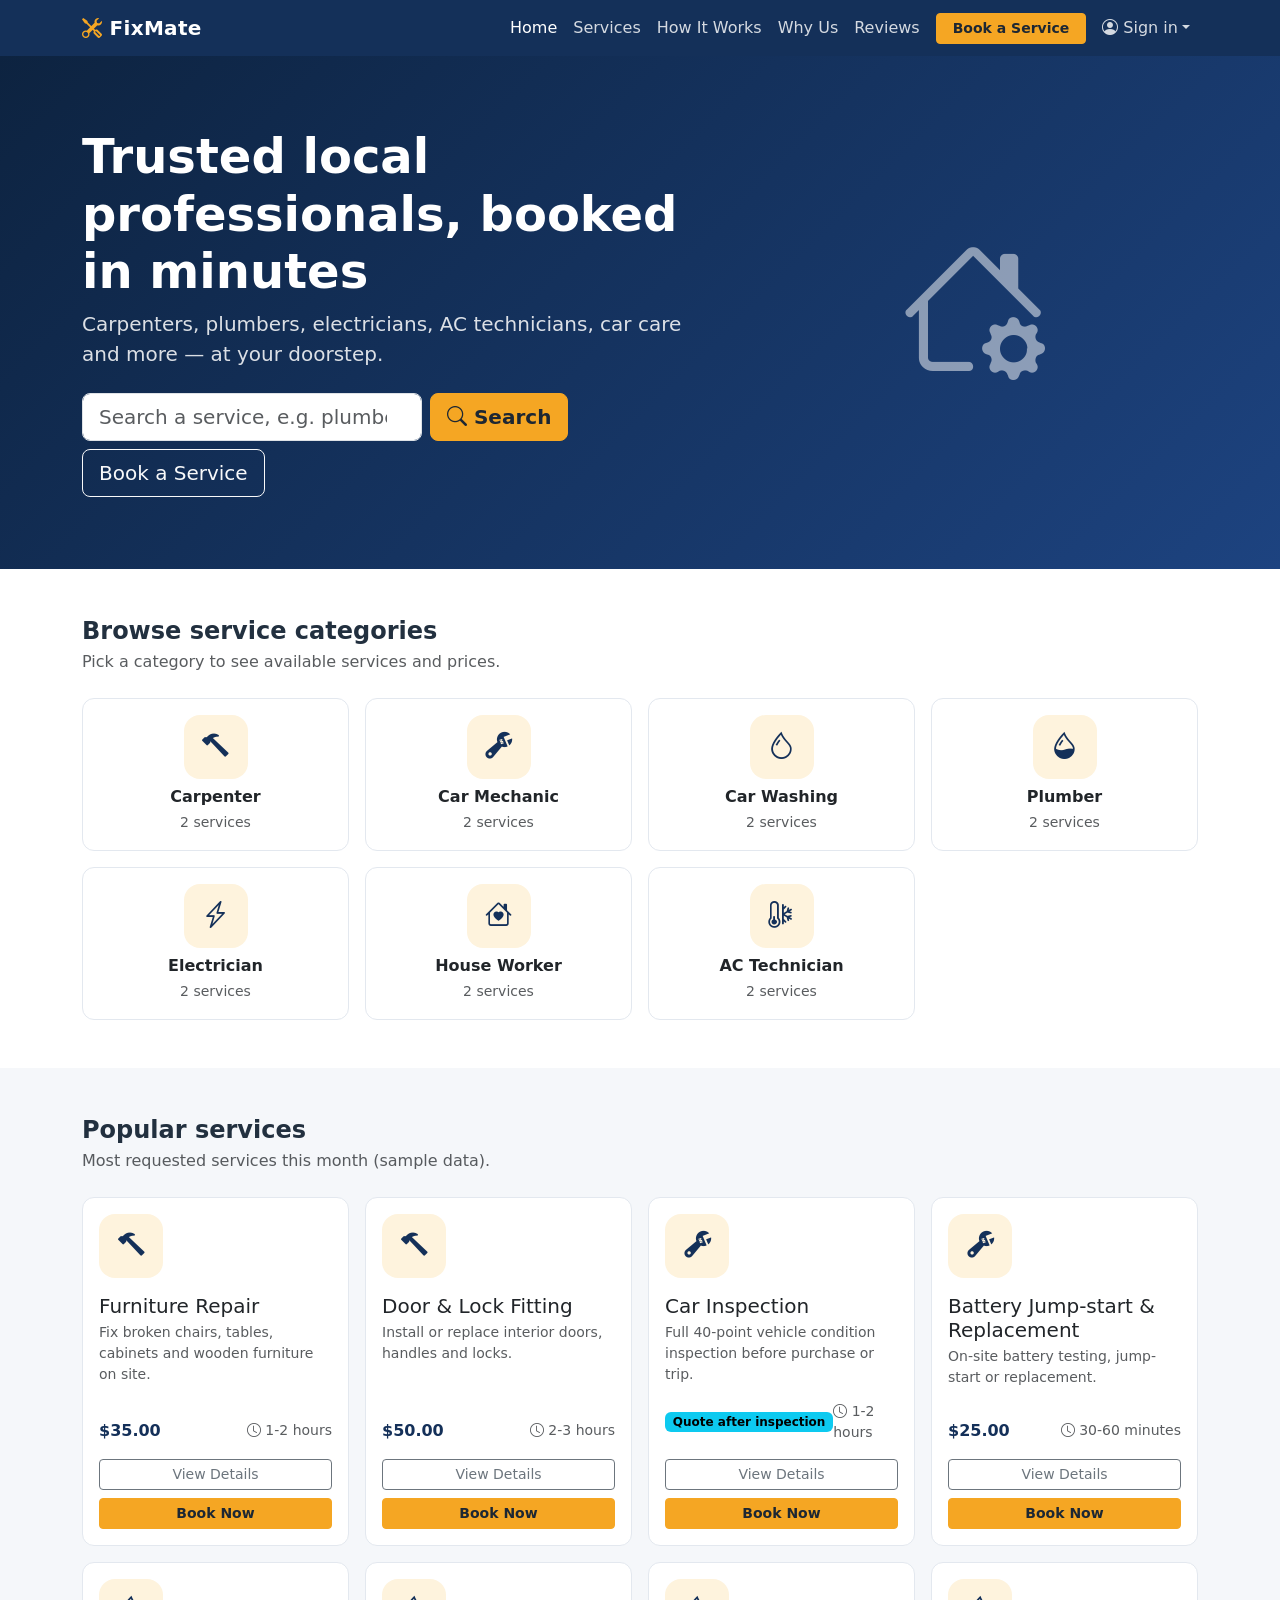
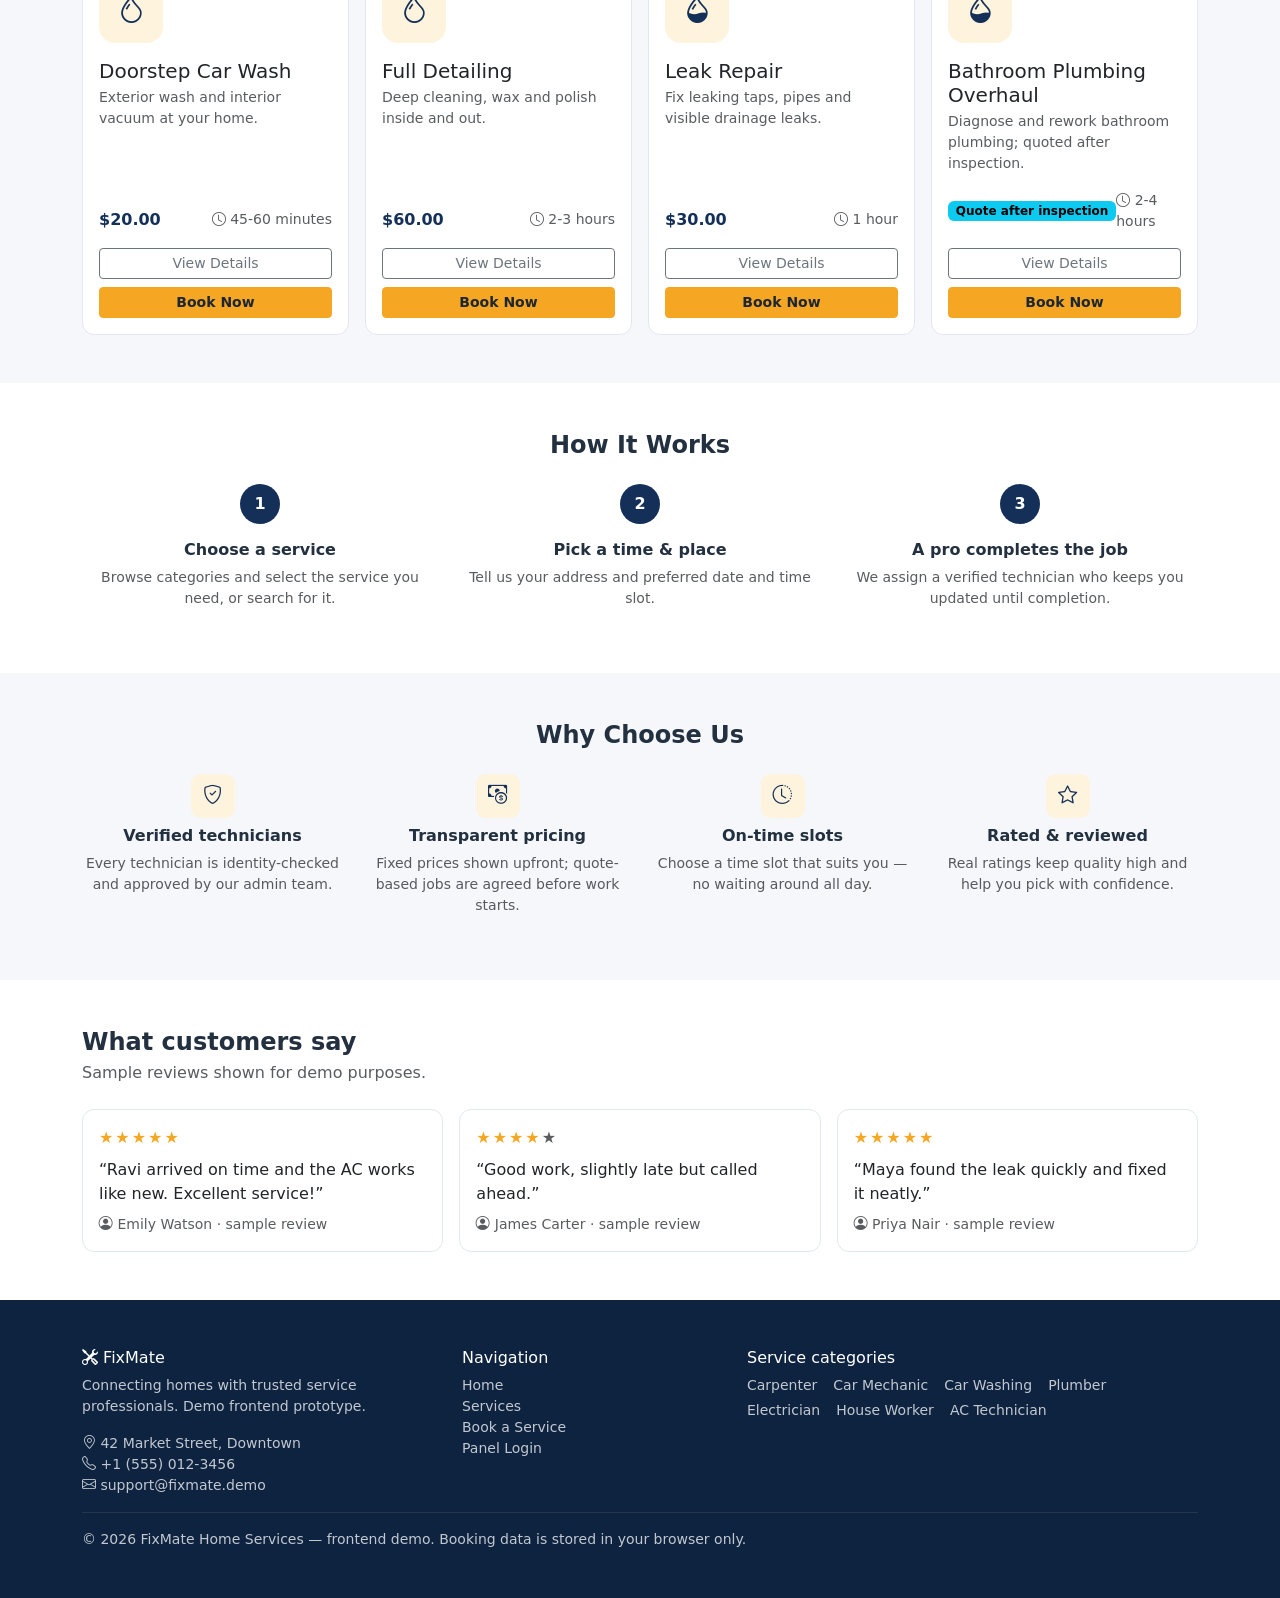
<file: home-services-platform/index.html>
<!DOCTYPE html>
<html lang="en">
<head>
<meta charset="utf-8">
<meta name="viewport" content="width=device-width, initial-scale=1">
<title>Home — FixMate Home Services</title>
<link href="https://cdn.jsdelivr.net/npm/bootstrap@5.3.3/dist/css/bootstrap.min.css" rel="stylesheet">
<link href="https://cdn.jsdelivr.net/npm/bootstrap-icons@1.11.3/font/bootstrap-icons.min.css" rel="stylesheet">
<link href="assets/css/style.css" rel="stylesheet">
</head>
<body>
<nav class="navbar navbar-expand-lg hsp-navbar sticky-top" data-bs-theme="dark">
  <div class="container">
    <a class="navbar-brand" href="index.html"><i class="bi bi-tools"></i> FixMate</a>
    <button class="navbar-toggler" type="button" data-bs-toggle="collapse" data-bs-target="#mainNav" aria-controls="mainNav" aria-expanded="false" aria-label="Toggle navigation">
      <span class="navbar-toggler-icon"></span>
    </button>
    <div class="collapse navbar-collapse" id="mainNav">
      <ul class="navbar-nav ms-auto align-items-lg-center">
        <li class="nav-item"><a class="nav-link active" href="index.html">Home</a></li>
        <li class="nav-item"><a class="nav-link" href="services.html">Services</a></li>
        <li class="nav-item"><a class="nav-link" href="#how-it-works">How It Works</a></li>
        <li class="nav-item"><a class="nav-link" href="#why-us">Why Us</a></li>
        <li class="nav-item"><a class="nav-link" href="#reviews">Reviews</a></li>
        <li class="nav-item ms-lg-2"><a class="btn btn-brand btn-sm px-3" href="book-service.html">Book a Service</a></li>
        <li class="nav-item dropdown ms-lg-2">
          <a class="nav-link dropdown-toggle" href="#" role="button" data-bs-toggle="dropdown" aria-expanded="false"><i class="bi bi-person-circle"></i> Sign in</a>
          <ul class="dropdown-menu dropdown-menu-end">
            <li><a class="dropdown-item" href="login.html?role=admin">Super Admin Login</a></li>
            <li><a class="dropdown-item" href="login.html?role=technician">Technician Login</a></li>
          </ul>
        </li>
      </ul>
    </div>
  </div>
</nav>

<header class="hsp-hero py-5">
  <div class="container py-4">
    <div class="row align-items-center g-4">
      <div class="col-lg-7">
        <h1 class="display-5 fw-bold">Trusted local professionals, booked in minutes</h1>
        <p class="lead mb-4">Carpenters, plumbers, electricians, AC technicians, car care and more — at your doorstep.</p>
        <form id="hero-search-form" class="d-flex gap-2 flex-wrap" role="search">
          <input id="hero-search" class="form-control form-control-lg" style="max-width:340px" type="search" placeholder="Search a service, e.g. plumber" aria-label="Search services">
          <button class="btn btn-brand btn-lg" type="submit"><i class="bi bi-search"></i> Search</button>
          <a class="btn btn-outline-light btn-lg" href="book-service.html">Book a Service</a>
        </form>
      </div>
      <div class="col-lg-5 text-center d-none d-lg-block">
        <i class="bi bi-house-gear" style="font-size:9rem; opacity:.5"></i>
      </div>
    </div>
  </div>
</header>

<section class="section-pad bg-white">
  <div class="container">
    <h2 class="h4 fw-bold mb-1">Browse service categories</h2>
    <p class="text-muted mb-4">Pick a category to see available services and prices.</p>
    <div class="row g-3" id="home-categories"></div>
  </div>
</section>

<section class="section-pad">
  <div class="container">
    <h2 class="h4 fw-bold mb-1">Popular services</h2>
    <p class="text-muted mb-4">Most requested services this month (sample data).</p>
    <div class="row g-3" id="popular-services">
      <div class="col-6 col-md-3"><div class="skeleton"></div></div>
      <div class="col-6 col-md-3"><div class="skeleton"></div></div>
      <div class="col-6 col-md-3"><div class="skeleton"></div></div>
      <div class="col-6 col-md-3"><div class="skeleton"></div></div>
    </div>
  </div>
</section>

<section class="section-pad bg-white" id="how-it-works">
  <div class="container">
    <h2 class="h4 fw-bold mb-4 text-center">How It Works</h2>
    <div class="row g-4 text-center">
      <div class="col-md-4"><span class="step-num mb-3">1</span><h6 class="fw-semi">Choose a service</h6><p class="text-muted small">Browse categories and select the service you need, or search for it.</p></div>
      <div class="col-md-4"><span class="step-num mb-3">2</span><h6 class="fw-semi">Pick a time &amp; place</h6><p class="text-muted small">Tell us your address and preferred date and time slot.</p></div>
      <div class="col-md-4"><span class="step-num mb-3">3</span><h6 class="fw-semi">A pro completes the job</h6><p class="text-muted small">We assign a verified technician who keeps you updated until completion.</p></div>
    </div>
  </div>
</section>

<section class="section-pad" id="why-us">
  <div class="container">
    <h2 class="h4 fw-bold mb-4 text-center">Why Choose Us</h2>
    <div class="row g-4">
      <div class="col-md-3 text-center"><div class="icon-tile mx-auto mb-2"><i class="bi bi-shield-check"></i></div><h6 class="fw-semi">Verified technicians</h6><p class="small text-muted">Every technician is identity-checked and approved by our admin team.</p></div>
      <div class="col-md-3 text-center"><div class="icon-tile mx-auto mb-2"><i class="bi bi-cash-coin"></i></div><h6 class="fw-semi">Transparent pricing</h6><p class="small text-muted">Fixed prices shown upfront; quote-based jobs are agreed before work starts.</p></div>
      <div class="col-md-3 text-center"><div class="icon-tile mx-auto mb-2"><i class="bi bi-clock-history"></i></div><h6 class="fw-semi">On-time slots</h6><p class="small text-muted">Choose a time slot that suits you — no waiting around all day.</p></div>
      <div class="col-md-3 text-center"><div class="icon-tile mx-auto mb-2"><i class="bi bi-star"></i></div><h6 class="fw-semi">Rated &amp; reviewed</h6><p class="small text-muted">Real ratings keep quality high and help you pick with confidence.</p></div>
    </div>
  </div>
</section>

<section class="section-pad bg-white" id="reviews">
  <div class="container">
    <h2 class="h4 fw-bold mb-1">What customers say</h2>
    <p class="text-muted mb-4">Sample reviews shown for demo purposes.</p>
    <div class="row g-3" id="review-section"></div>
  </div>
</section>

<footer class="hsp-footer py-5">
  <div class="container">
    <div class="row g-4">
      <div class="col-md-4">
        <h6><i class="bi bi-tools"></i> FixMate</h6>
        <p class="small">Connecting homes with trusted service professionals. Demo frontend prototype.</p>
        <p class="small mb-0"><i class="bi bi-geo-alt"></i> 42 Market Street, Downtown<br>
        <i class="bi bi-telephone"></i> +1 (555) 012-3456<br>
        <i class="bi bi-envelope"></i> support@fixmate.demo</p>
      </div>
      <div class="col-md-3">
        <h6>Navigation</h6>
        <ul class="list-unstyled small">
          <li><a href="index.html">Home</a></li>
          <li><a href="services.html">Services</a></li>
          <li><a href="book-service.html">Book a Service</a></li>
          <li><a href="login.html">Panel Login</a></li>
        </ul>
      </div>
      <div class="col-md-5">
        <h6>Service categories</h6>
        <div id="footer-cats" class="small"></div>
      </div>
    </div>
    <hr class="border-secondary">
    <p class="small mb-0">© 2026 FixMate Home Services — frontend demo. Booking data is stored in your browser only.</p>
  </div>
</footer>

<script src="https://cdn.jsdelivr.net/npm/bootstrap@5.3.3/dist/js/bootstrap.bundle.min.js"></script>
<script src="assets/js/common.js"></script>
<script src="assets/js/customer.js"></script>
<script>
  // Footer category links (reuses loaded db)
  (function(){const db=window.HSP.loadDb();document.getElementById('footer-cats').innerHTML=db.categories.filter(c=>c.active).map(c=>'<a href="services.html?cat='+c.id+'" class="d-inline-block me-3 mb-1">'+window.HSP.esc(c.name)+'</a>').join('');})();
</script>
</body>
</html>
</file>
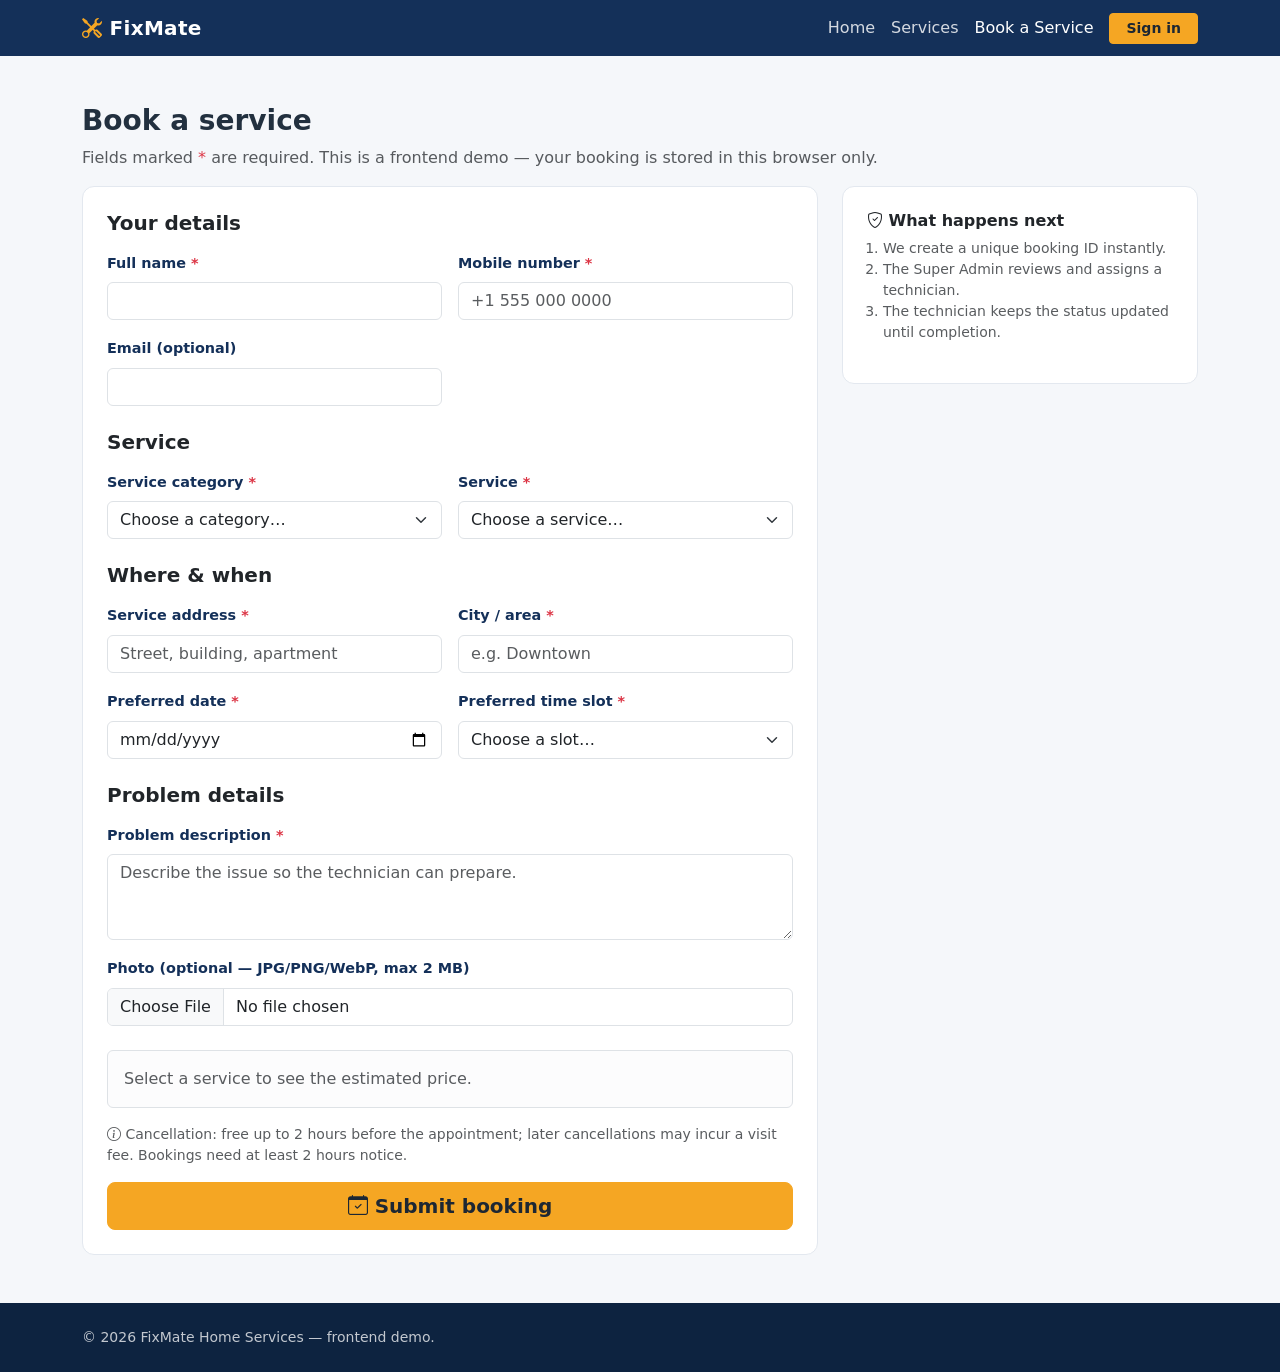
<file: home-services-platform/book-service.html>
<!DOCTYPE html>
<html lang="en">
<head>
<meta charset="utf-8">
<meta name="viewport" content="width=device-width, initial-scale=1">
<title>Book a service — FixMate Home Services</title>
<link href="https://cdn.jsdelivr.net/npm/bootstrap@5.3.3/dist/css/bootstrap.min.css" rel="stylesheet">
<link href="https://cdn.jsdelivr.net/npm/bootstrap-icons@1.11.3/font/bootstrap-icons.min.css" rel="stylesheet">
<link href="assets/css/style.css" rel="stylesheet">
</head>
<body>
<nav class="navbar navbar-expand-lg hsp-navbar sticky-top" data-bs-theme="dark">
  <div class="container">
    <a class="navbar-brand" href="index.html"><i class="bi bi-tools"></i> FixMate</a>
    <button class="navbar-toggler" type="button" data-bs-toggle="collapse" data-bs-target="#mainNav" aria-expanded="false" aria-label="Toggle navigation"><span class="navbar-toggler-icon"></span></button>
    <div class="collapse navbar-collapse" id="mainNav">
      <ul class="navbar-nav ms-auto align-items-lg-center">
        <li class="nav-item"><a class="nav-link" href="index.html">Home</a></li>
        <li class="nav-item"><a class="nav-link" href="services.html">Services</a></li>
        <li class="nav-item"><a class="nav-link active" href="book-service.html">Book a Service</a></li>
        <li class="nav-item ms-lg-2"><a class="btn btn-brand btn-sm px-3" href="login.html">Sign in</a></li>
      </ul>
    </div>
  </div>
</nav>

<section class="section-pad">
  <div class="container">
    <h1 class="h3 fw-bold">Book a service</h1>
    <p class="text-muted">Fields marked <span class="text-danger">*</span> are required. This is a frontend demo — your booking is stored in this browser only.</p>
    <div class="row g-4">
      <div class="col-lg-8">
        <form id="booking-form" class="card p-4" novalidate>
          <h5 class="fw-semi mb-3">Your details</h5>
          <div class="row g-3">
            <div class="col-md-6">
              <label class="form-label required" for="b-name">Full name</label>
              <input id="b-name" class="form-control" type="text" autocomplete="name">
              <div class="invalid-feedback"></div>
            </div>
            <div class="col-md-6">
              <label class="form-label required" for="b-phone">Mobile number</label>
              <input id="b-phone" class="form-control" type="tel" placeholder="+1 555 000 0000" autocomplete="tel">
              <div class="invalid-feedback"></div>
            </div>
            <div class="col-md-6">
              <label class="form-label" for="b-email">Email (optional)</label>
              <input id="b-email" class="form-control" type="email" autocomplete="email">
              <div class="invalid-feedback"></div>
            </div>
          </div>

          <h5 class="fw-semi mt-4 mb-3">Service</h5>
          <div class="row g-3">
            <div class="col-md-6">
              <label class="form-label required" for="b-category">Service category</label>
              <select id="b-category" class="form-select"><option value="">Choose a category…</option></select>
              <div class="invalid-feedback"></div>
            </div>
            <div class="col-md-6">
              <label class="form-label required" for="b-service">Service</label>
              <select id="b-service" class="form-select"><option value="">Choose a service…</option></select>
              <div class="invalid-feedback"></div>
            </div>
          </div>

          <h5 class="fw-semi mt-4 mb-3">Where &amp; when</h5>
          <div class="row g-3">
            <div class="col-md-6">
              <label class="form-label required" for="b-address">Service address</label>
              <input id="b-address" class="form-control" type="text" placeholder="Street, building, apartment">
              <div class="invalid-feedback"></div>
            </div>
            <div class="col-md-6">
              <label class="form-label required" for="b-city">City / area</label>
              <input id="b-city" class="form-control" type="text" placeholder="e.g. Downtown">
              <div class="invalid-feedback"></div>
            </div>
            <div class="col-md-6">
              <label class="form-label required" for="b-date">Preferred date</label>
              <input id="b-date" class="form-control" type="date">
              <div class="invalid-feedback"></div>
            </div>
            <div class="col-md-6">
              <label class="form-label required" for="b-slot">Preferred time slot</label>
              <select id="b-slot" class="form-select"><option value="">Choose a slot…</option></select>
              <div class="invalid-feedback"></div>
            </div>
          </div>

          <h5 class="fw-semi mt-4 mb-3">Problem details</h5>
          <div class="row g-3">
            <div class="col-12">
              <label class="form-label required" for="b-notes">Problem description</label>
              <textarea id="b-notes" class="form-control" rows="3" placeholder="Describe the issue so the technician can prepare."></textarea>
              <div class="invalid-feedback"></div>
            </div>
            <div class="col-12">
              <label class="form-label" for="b-image">Photo (optional — JPG/PNG/WebP, max 2 MB)</label>
              <input id="b-image" class="form-control" type="file" accept="image/jpeg,image/png,image/webp">
              <div id="b-image-error" class="text-danger small d-none"></div>
              <img id="b-image-preview" class="upload-preview mt-2 d-none" alt="Uploaded photo preview">
            </div>
          </div>

          <div class="alert alert-light border mt-4" id="b-estimate"><span class="text-muted">Select a service to see the estimated price.</span></div>
          <div class="small text-muted mb-3">
            <i class="bi bi-info-circle"></i> Cancellation: free up to 2 hours before the appointment; later cancellations may incur a visit fee. Bookings need at least 2 hours notice.
          </div>
          <button type="submit" class="btn btn-brand btn-lg"><i class="bi bi-calendar-check"></i> Submit booking</button>
        </form>
      </div>
      <div class="col-lg-4">
        <div class="card p-4">
          <h6 class="fw-semi"><i class="bi bi-shield-check"></i> What happens next</h6>
          <ol class="small text-muted ps-3">
            <li>We create a unique booking ID instantly.</li>
            <li>The Super Admin reviews and assigns a technician.</li>
            <li>The technician keeps the status updated until completion.</li>
          </ol>
        </div>
      </div>
    </div>
  </div>
</section>

<footer class="hsp-footer py-4">
  <div class="container"><p class="small mb-0">© 2026 FixMate Home Services — frontend demo.</p></div>
</footer>

<script src="https://cdn.jsdelivr.net/npm/bootstrap@5.3.3/dist/js/bootstrap.bundle.min.js"></script>
<script src="assets/js/common.js"></script>
<script src="assets/js/customer.js"></script>
</body>
</html>
</file>
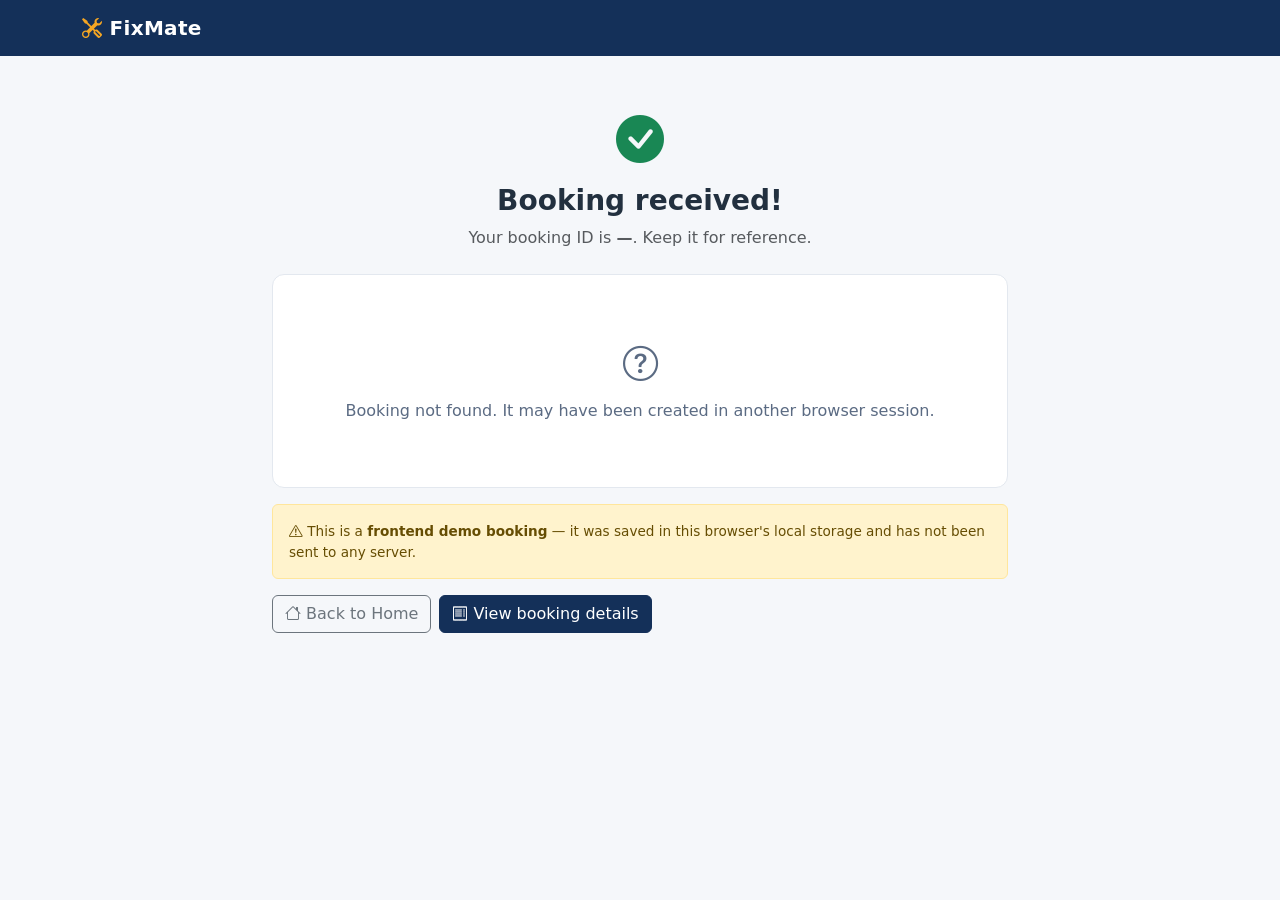
<file: home-services-platform/booking-confirmation.html>
<!DOCTYPE html>
<html lang="en">
<head>
<meta charset="utf-8">
<meta name="viewport" content="width=device-width, initial-scale=1">
<title>Booking confirmation — FixMate Home Services</title>
<link href="https://cdn.jsdelivr.net/npm/bootstrap@5.3.3/dist/css/bootstrap.min.css" rel="stylesheet">
<link href="https://cdn.jsdelivr.net/npm/bootstrap-icons@1.11.3/font/bootstrap-icons.min.css" rel="stylesheet">
<link href="assets/css/style.css" rel="stylesheet">
</head>
<body>
<nav class="navbar navbar-expand-lg hsp-navbar sticky-top" data-bs-theme="dark">
  <div class="container">
    <a class="navbar-brand" href="index.html"><i class="bi bi-tools"></i> FixMate</a>
  </div>
</nav>

<section class="section-pad">
  <div class="container" style="max-width:760px">
    <div class="text-center mb-4">
      <i class="bi bi-check-circle-fill text-success" style="font-size:3rem"></i>
      <h1 class="h3 fw-bold mt-2">Booking received!</h1>
      <p class="text-muted">Your booking ID is <strong id="confirm-id">—</strong>. Keep it for reference.</p>
    </div>
    <div class="card p-4" id="confirm-details"></div>
    <div class="alert alert-warning demo-note mt-3"><i class="bi bi-exclamation-triangle"></i> This is a <strong>frontend demo booking</strong> — it was saved in this browser's local storage and has not been sent to any server.</div>
    <div class="d-flex gap-2 mt-3">
      <a href="index.html" class="btn btn-outline-secondary"><i class="bi bi-house"></i> Back to Home</a>
      <a id="view-booking-link" href="#" class="btn btn-navy"><i class="bi bi-receipt"></i> View booking details</a>
    </div>
  </div>
</section>

<script src="https://cdn.jsdelivr.net/npm/bootstrap@5.3.3/dist/js/bootstrap.bundle.min.js"></script>
<script src="assets/js/common.js"></script>
<script src="assets/js/customer.js"></script>
<script>
  // "View booking details" opens the same confirmation inline for demo purposes.
  (function(){var l=document.getElementById('view-booking-link');l.addEventListener('click',function(e){e.preventDefault();window.scrollTo({top:0,behavior:'smooth'});window.HSP.toast('The details above are your full booking record in this demo.');});})();
</script>
</body>
</html>
</file>
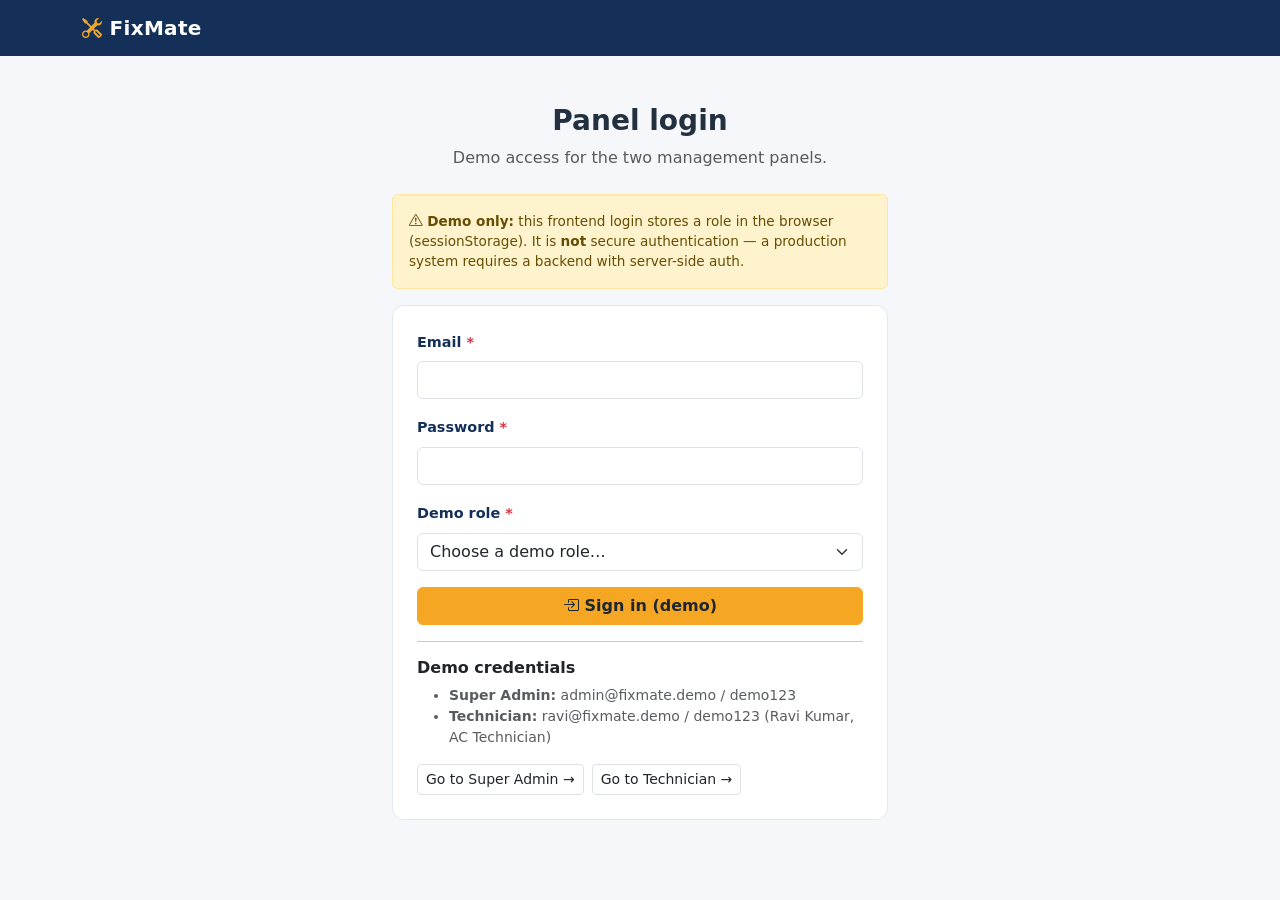
<file: home-services-platform/login.html>
<!DOCTYPE html>
<html lang="en">
<head>
<meta charset="utf-8">
<meta name="viewport" content="width=device-width, initial-scale=1">
<title>Login — FixMate Home Services</title>
<link href="https://cdn.jsdelivr.net/npm/bootstrap@5.3.3/dist/css/bootstrap.min.css" rel="stylesheet">
<link href="https://cdn.jsdelivr.net/npm/bootstrap-icons@1.11.3/font/bootstrap-icons.min.css" rel="stylesheet">
<link href="assets/css/style.css" rel="stylesheet">
</head>
<body>
<nav class="navbar navbar-expand-lg hsp-navbar" data-bs-theme="dark">
  <div class="container">
    <a class="navbar-brand" href="index.html"><i class="bi bi-tools"></i> FixMate</a>
  </div>
</nav>

<section class="section-pad">
  <div class="container" style="max-width:520px">
    <h1 class="h3 fw-bold text-center">Panel login</h1>
    <p class="text-muted text-center mb-4">Demo access for the two management panels.</p>

    <div class="alert alert-warning demo-note">
      <i class="bi bi-exclamation-triangle"></i> <strong>Demo only:</strong> this frontend login stores a role in the browser (sessionStorage). It is <strong>not</strong> secure authentication — a production system requires a backend with server-side auth.
    </div>

    <div class="card p-4">
      <form id="login-form" novalidate>
        <div class="mb-3">
          <label class="form-label required" for="login-email">Email</label>
          <input id="login-email" class="form-control" type="email" autocomplete="username">
          <div class="invalid-feedback"></div>
        </div>
        <div class="mb-3">
          <label class="form-label required" for="login-pass">Password</label>
          <input id="login-pass" class="form-control" type="password" autocomplete="current-password">
          <div class="invalid-feedback"></div>
        </div>
        <div class="mb-3">
          <label class="form-label required" for="login-role">Demo role</label>
          <select id="login-role" class="form-select">
            <option value="">Choose a demo role…</option>
            <option value="admin">Super Admin</option>
            <option value="technician">Technician</option>
          </select>
          <div class="invalid-feedback"></div>
        </div>
        <button class="btn btn-brand w-100" type="submit"><i class="bi bi-box-arrow-in-right"></i> Sign in (demo)</button>
      </form>
      <hr>
      <h6 class="fw-semi">Demo credentials</h6>
      <ul class="small text-muted mb-0">
        <li><strong>Super Admin:</strong> admin@fixmate.demo / demo123</li>
        <li><strong>Technician:</strong> ravi@fixmate.demo / demo123 (Ravi Kumar, AC Technician)</li>
      </ul>
      <div class="d-flex gap-2 mt-3">
        <a class="btn btn-sm btn-outline-navy border" href="login.html?role=admin">Go to Super Admin →</a>
        <a class="btn btn-sm btn-outline-navy border" href="login.html?role=technician">Go to Technician →</a>
      </div>
    </div>
  </div>
</section>

<script src="https://cdn.jsdelivr.net/npm/bootstrap@5.3.3/dist/js/bootstrap.bundle.min.js"></script>
<script src="assets/js/common.js"></script>
<script>
(function(){
  const H=window.HSP, db=H.loadDb();
  const roleSel=document.getElementById('login-role');
  const pre=H.qsParam('role'); if(pre==='admin'||pre==='technician') roleSel.value=pre;
  document.getElementById('login-form').addEventListener('submit',function(e){
    e.preventDefault();
    let ok=true;
    if(!H.validateField(document.getElementById('login-email'),'email'))ok=false;
    if(!H.validateField(document.getElementById('login-pass'),'required'))ok=false;
    if(!H.validateField(roleSel,'required'))ok=false;
    if(!ok){H.toast('Please fill in all fields.','error');return;}
    const role=roleSel.value;
    if(role==='admin'){
      H.setSession('admin');
      window.location.href='admin/dashboard.html';
    }else{
      // Demo technician: fixed to the first verified active technician.
      const t=db.technicians.find(t=>t.status==='active')||db.technicians[0];
      H.setSession('technician',t.id);
      H.toast('Signed in as '+t.name+' (demo)');
      window.location.href='technician/dashboard.html';
    }
  });
})();
</script>
</body>
</html>
</file>
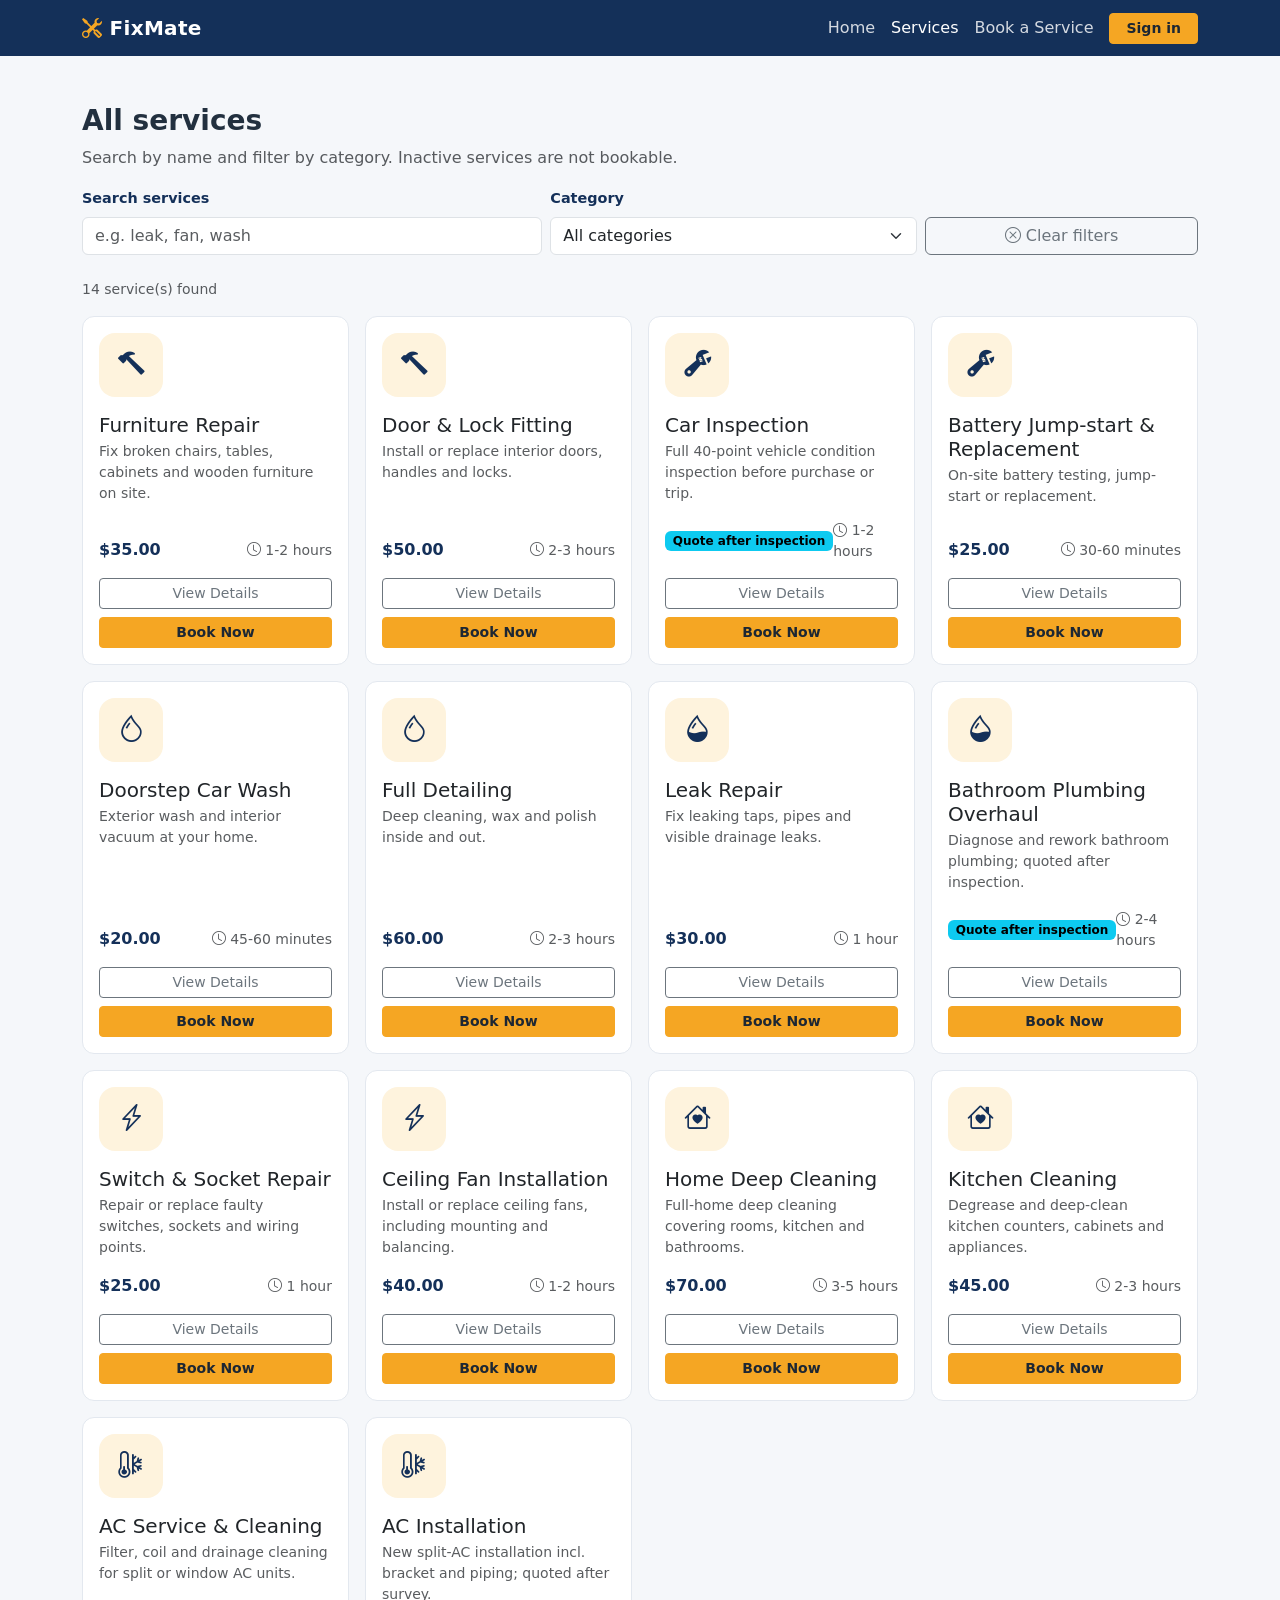
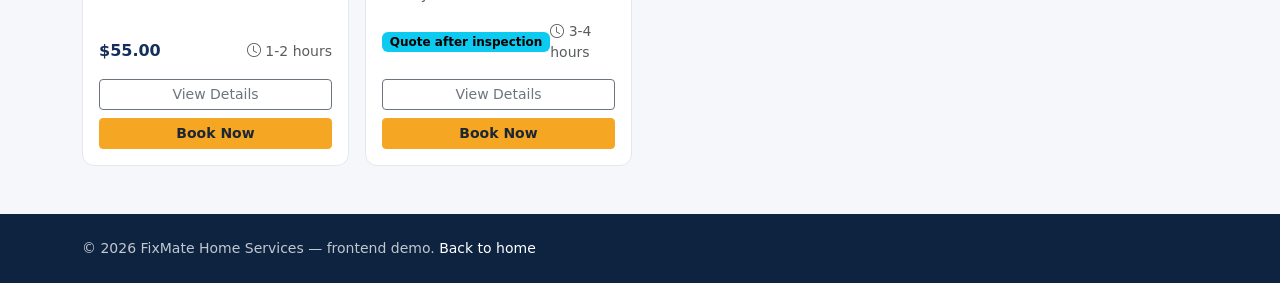
<file: home-services-platform/services.html>
<!DOCTYPE html>
<html lang="en">
<head>
<meta charset="utf-8">
<meta name="viewport" content="width=device-width, initial-scale=1">
<title>Services — FixMate Home Services</title>
<link href="https://cdn.jsdelivr.net/npm/bootstrap@5.3.3/dist/css/bootstrap.min.css" rel="stylesheet">
<link href="https://cdn.jsdelivr.net/npm/bootstrap-icons@1.11.3/font/bootstrap-icons.min.css" rel="stylesheet">
<link href="assets/css/style.css" rel="stylesheet">
</head>
<body>
<nav class="navbar navbar-expand-lg hsp-navbar sticky-top" data-bs-theme="dark">
  <div class="container">
    <a class="navbar-brand" href="index.html"><i class="bi bi-tools"></i> FixMate</a>
    <button class="navbar-toggler" type="button" data-bs-toggle="collapse" data-bs-target="#mainNav" aria-expanded="false" aria-label="Toggle navigation"><span class="navbar-toggler-icon"></span></button>
    <div class="collapse navbar-collapse" id="mainNav">
      <ul class="navbar-nav ms-auto align-items-lg-center">
        <li class="nav-item"><a class="nav-link" href="index.html">Home</a></li>
        <li class="nav-item"><a class="nav-link active" href="services.html">Services</a></li>
        <li class="nav-item"><a class="nav-link" href="book-service.html">Book a Service</a></li>
        <li class="nav-item ms-lg-2"><a class="btn btn-brand btn-sm px-3" href="login.html">Sign in</a></li>
      </ul>
    </div>
  </div>
</nav>

<section class="section-pad">
  <div class="container">
    <h1 class="h3 fw-bold">All services</h1>
    <p class="text-muted">Search by name and filter by category. Inactive services are not bookable.</p>
    <div class="row g-2 mb-4">
      <div class="col-md-5">
        <label class="form-label" for="service-search">Search services</label>
        <input id="service-search" type="search" class="form-control" placeholder="e.g. leak, fan, wash">
      </div>
      <div class="col-md-4">
        <label class="form-label" for="filter-category">Category</label>
        <select id="filter-category" class="form-select"><option value="">All categories</option></select>
      </div>
      <div class="col-md-3 d-flex align-items-end">
        <button id="clear-filters" class="btn btn-outline-secondary w-100"><i class="bi bi-x-circle"></i> Clear filters</button>
      </div>
    </div>
    <p id="services-count" class="text-muted small"></p>
    <div class="row g-3" id="services-grid"></div>
  </div>
</section>

<footer class="hsp-footer py-4">
  <div class="container"><p class="small mb-0">© 2026 FixMate Home Services — frontend demo. <a href="index.html" class="text-white">Back to home</a></p></div>
</footer>

<script src="https://cdn.jsdelivr.net/npm/bootstrap@5.3.3/dist/js/bootstrap.bundle.min.js"></script>
<script src="assets/js/common.js"></script>
<script src="assets/js/customer.js"></script>
</body>
</html>
</file>
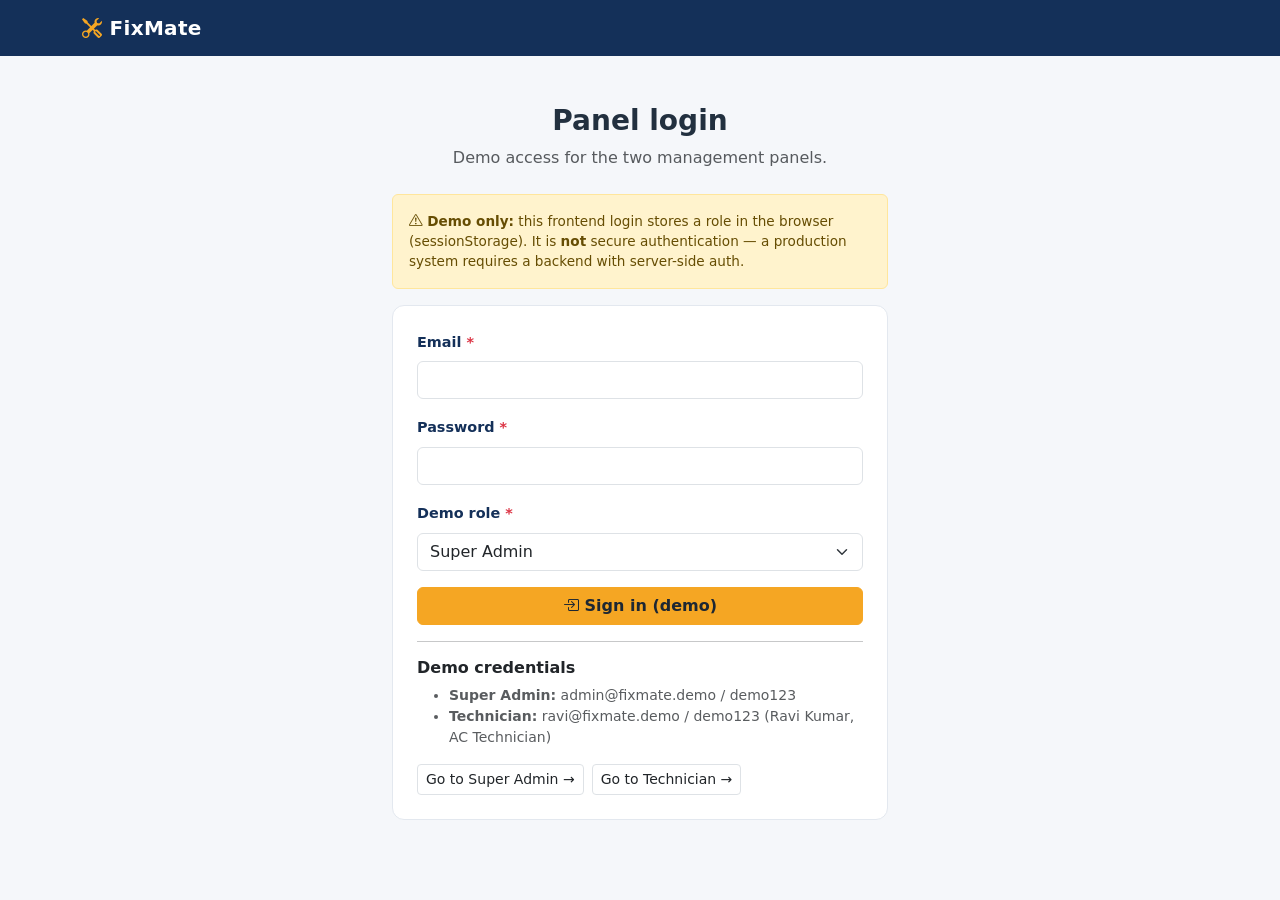
<file: home-services-platform/admin/booking-details.html>
<!DOCTYPE html>
<html lang="en">
<head>
<meta charset="utf-8">
<meta name="viewport" content="width=device-width, initial-scale=1">
<title>Booking details — Super Admin</title>
<link href="https://cdn.jsdelivr.net/npm/bootstrap@5.3.3/dist/css/bootstrap.min.css" rel="stylesheet">
<link href="https://cdn.jsdelivr.net/npm/bootstrap-icons@1.11.3/font/bootstrap-icons.min.css" rel="stylesheet">
<link href="../assets/css/style.css" rel="stylesheet">
<link href="../assets/css/admin.css" rel="stylesheet">
</head>
<body class="admin-body">
<div class="sidebar-backdrop" id="sbBackdrop"></div>
<aside class="admin-sidebar" id="adminSidebar">
  <div class="brand"><i class="bi bi-tools"></i> FixMate Admin</div>
  <ul class="nav flex-column pb-3">
    <li class="nav-item"><a class="nav-link" href="dashboard.html"><i class="bi bi-speedometer2"></i> Dashboard</a></li>
    <li class="nav-item"><a class="nav-link" href="technicians.html"><i class="bi bi-people"></i> Technicians</a></li>
    <li class="nav-item"><a class="nav-link" href="categories.html"><i class="bi bi-tags"></i> Categories</a></li>
    <li class="nav-item"><a class="nav-link" href="services.html"><i class="bi bi-tools"></i> Services</a></li>
    <li class="nav-item"><a class="nav-link active" href="bookings.html"><i class="bi bi-journal-text"></i> Bookings</a></li>
    <li class="nav-item"><a class="nav-link" href="pricing.html"><i class="bi bi-cash-coin"></i> Pricing &amp; Payments</a></li>
    <li class="nav-item"><a class="nav-link" href="reports.html"><i class="bi bi-graph-up"></i> Reviews &amp; Reports</a></li>
    <li class="nav-item"><a class="nav-link" href="settings.html"><i class="bi bi-gear"></i> Settings</a></li>
    <li><hr class="border-secondary mx-3"></li>
    <li class="nav-item"><a class="nav-link" href="#" id="logout-link"><i class="bi bi-box-arrow-left"></i> Logout</a></li>
  </ul>
</aside>

<main class="admin-content">
  <div class="admin-topbar d-flex align-items-center justify-content-between py-2 px-3 rounded mb-4">
    <div class="d-flex align-items-center gap-2">
      <button class="btn btn-outline-secondary btn-sm d-lg-none" id="sb-toggle" aria-label="Toggle sidebar"><i class="bi bi-list"></i></button>
      <h1 class="h5 mb-0 fw-semi" id="bd-title">Booking details</h1>
    </div>
    <div class="d-flex align-items-center gap-3">
      <span id="bd-status"></span>
      <a class="btn btn-sm btn-outline-secondary" href="bookings.html"><i class="bi bi-arrow-left"></i> All bookings</a>
    </div>
  </div>

  <div id="bd-wrap"></div>
</main>

<div class="modal fade" id="assignModal" tabindex="-1" aria-hidden="true"><div class="modal-dialog"><div class="modal-content">
  <div class="modal-header"><h5 class="modal-title">Assign technician</h5><button type="button" class="btn-close" data-bs-dismiss="modal" aria-label="Close"></button></div>
  <div class="modal-body">
    <label class="form-label" for="assign-tech">Technician (slot-conflicted options are disabled)</label>
    <select id="assign-tech" class="form-select"></select>
  </div>
  <div class="modal-footer"><button class="btn btn-outline-secondary" data-bs-dismiss="modal">Cancel</button><button class="btn btn-primary" id="assign-save">Assign</button></div>
</div></div></div>
<div class="modal fade" id="statusModal" tabindex="-1" aria-hidden="true"><div class="modal-dialog"><div class="modal-content">
  <div class="modal-header"><h5 class="modal-title">Update status</h5><button type="button" class="btn-close" data-bs-dismiss="modal" aria-label="Close"></button></div>
  <div class="modal-body">
    <label class="form-label" for="status-next">New status (allowed transitions only)</label>
    <select id="status-next" class="form-select mb-3"></select>
    <label class="form-label" for="status-note">Note (required for cancellation)</label>
    <textarea id="status-note" class="form-control" rows="2"></textarea>
  </div>
  <div class="modal-footer"><button class="btn btn-outline-secondary" data-bs-dismiss="modal">Cancel</button><button class="btn btn-primary" id="status-save">Update</button></div>
</div></div></div>
<div class="modal fade" id="reschedModal" tabindex="-1" aria-hidden="true"><div class="modal-dialog"><div class="modal-content">
  <div class="modal-header"><h5 class="modal-title">Reschedule appointment</h5><button type="button" class="btn-close" data-bs-dismiss="modal" aria-label="Close"></button></div>
  <div class="modal-body">
    <label class="form-label" for="resched-date">New date</label><input type="date" id="resched-date" class="form-control mb-3">
    <label class="form-label" for="resched-slot">New time slot</label><select id="resched-slot" class="form-select"></select>
  </div>
  <div class="modal-footer"><button class="btn btn-outline-secondary" data-bs-dismiss="modal">Cancel</button><button class="btn btn-primary" id="resched-save">Reschedule</button></div>
</div></div></div>
<div class="modal fade" id="cancelModal" tabindex="-1" aria-hidden="true"><div class="modal-dialog"><div class="modal-content">
  <div class="modal-header"><h5 class="modal-title">Cancel booking</h5><button type="button" class="btn-close" data-bs-dismiss="modal" aria-label="Close"></button></div>
  <div class="modal-body">
    <label class="form-label required" for="cancel-reason">Cancellation reason (recorded in history)</label>
    <textarea id="cancel-reason" class="form-control" rows="2"></textarea>
  </div>
  <div class="modal-footer"><button class="btn btn-outline-secondary" data-bs-dismiss="modal">Keep booking</button><button class="btn btn-danger" id="cancel-save">Cancel booking</button></div>
</div></div></div>

<script src="https://cdn.jsdelivr.net/npm/bootstrap@5.3.3/dist/js/bootstrap.bundle.min.js"></script>
<script src="../assets/js/common.js"></script>
<script src="../assets/js/admin.js"></script>
</body>
</html>
</file>
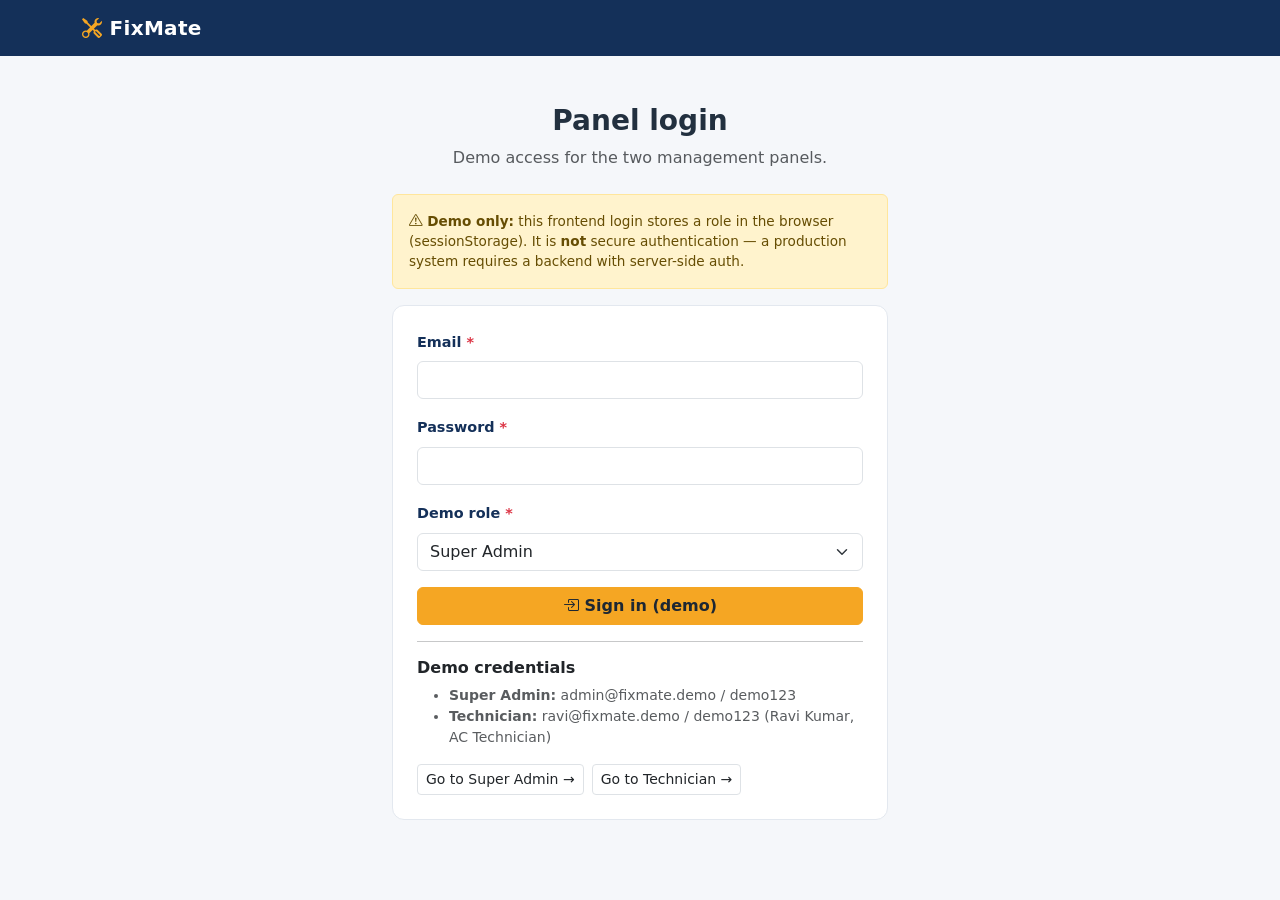
<file: home-services-platform/admin/bookings.html>
<!DOCTYPE html>
<html lang="en">
<head>
<meta charset="utf-8">
<meta name="viewport" content="width=device-width, initial-scale=1">
<title>Bookings — Super Admin</title>
<link href="https://cdn.jsdelivr.net/npm/bootstrap@5.3.3/dist/css/bootstrap.min.css" rel="stylesheet">
<link href="https://cdn.jsdelivr.net/npm/bootstrap-icons@1.11.3/font/bootstrap-icons.min.css" rel="stylesheet">
<link href="../assets/css/style.css" rel="stylesheet">
<link href="../assets/css/admin.css" rel="stylesheet">
</head>
<body class="admin-body">
<div class="sidebar-backdrop" id="sbBackdrop"></div>
<aside class="admin-sidebar" id="adminSidebar">
  <div class="brand"><i class="bi bi-tools"></i> FixMate Admin</div>
  <ul class="nav flex-column pb-3">
    <li class="nav-item"><a class="nav-link" href="dashboard.html"><i class="bi bi-speedometer2"></i> Dashboard</a></li>
    <li class="nav-item"><a class="nav-link" href="technicians.html"><i class="bi bi-people"></i> Technicians</a></li>
    <li class="nav-item"><a class="nav-link" href="categories.html"><i class="bi bi-tags"></i> Categories</a></li>
    <li class="nav-item"><a class="nav-link" href="services.html"><i class="bi bi-tools"></i> Services</a></li>
    <li class="nav-item"><a class="nav-link active" href="bookings.html"><i class="bi bi-journal-text"></i> Bookings</a></li>
    <li class="nav-item"><a class="nav-link" href="pricing.html"><i class="bi bi-cash-coin"></i> Pricing &amp; Payments</a></li>
    <li class="nav-item"><a class="nav-link" href="reports.html"><i class="bi bi-graph-up"></i> Reviews &amp; Reports</a></li>
    <li class="nav-item"><a class="nav-link" href="settings.html"><i class="bi bi-gear"></i> Settings</a></li>
    <li><hr class="border-secondary mx-3"></li>
    <li class="nav-item"><a class="nav-link" href="#" id="logout-link"><i class="bi bi-box-arrow-left"></i> Logout</a></li>
  </ul>
</aside>

<main class="admin-content">
  <div class="admin-topbar d-flex align-items-center justify-content-between py-2 px-3 rounded mb-4">
    <div class="d-flex align-items-center gap-2">
      <button class="btn btn-outline-secondary btn-sm d-lg-none" id="sb-toggle" aria-label="Toggle sidebar"><i class="bi bi-list"></i></button>
      <h1 class="h5 mb-0 fw-semi">Booking Management</h1>
    </div>
    <div class="d-flex align-items-center gap-3">
      <div class="dropdown">
        <button class="btn btn-light btn-sm border d-flex align-items-center gap-2" data-bs-toggle="dropdown"><span class="avatar-circle">SA</span><span class="d-none d-md-inline">Super Admin</span></button>
        <ul class="dropdown-menu dropdown-menu-end"><li><a class="dropdown-item text-danger" href="#" id="logout-link-2">Logout</a></li></ul>
      </div>
    </div>
  </div>

  <div class="filter-bar p-3 mb-4">
    <div class="row g-2 align-items-end">
      <div class="col-6 col-lg-2"><label class="form-label small" for="bk-search">Search ID / customer</label><input id="bk-search" class="form-control form-control-sm" type="search"></div>
      <div class="col-6 col-lg-2"><label class="form-label small" for="bk-from">From</label><input type="date" id="bk-from" class="form-control form-control-sm"></div>
      <div class="col-6 col-lg-2"><label class="form-label small" for="bk-to">To</label><input type="date" id="bk-to" class="form-control form-control-sm"></div>
      <div class="col-6 col-lg-2"><label class="form-label small" for="bk-cat">Category</label><select id="bk-cat" class="form-select form-select-sm"><option value="">All</option></select></div>
      <div class="col-6 col-lg-2"><label class="form-label small" for="bk-tech">Technician</label><select id="bk-tech" class="form-select form-select-sm"><option value="">All</option></select></div>
      <div class="col-6 col-lg-2"><label class="form-label small" for="bk-area">Service area</label><select id="bk-area" class="form-select form-select-sm"><option value="">All</option></select></div>
      <div class="col-6 col-lg-2"><label class="form-label small" for="bk-status">Status</label><select id="bk-status" class="form-select form-select-sm"><option value="">All</option></select></div>
      <div class="col-6 col-lg-2"><button id="bk-clear" class="btn btn-sm btn-outline-secondary w-100">Clear filters</button></div>
    </div>
  </div>

  <div class="card p-3">
    <div class="table-responsive">
      <table class="table table-hover align-middle">
        <thead><tr><th>Booking ID</th><th>Customer</th><th>Service</th><th>Technician</th><th>Date / Slot</th><th>Area</th><th>Status</th><th class="text-end">Actions</th></tr></thead>
        <tbody id="bk-table-body"></tbody>
      </table>
    </div>
    <div id="bk-pager" class="d-flex align-items-center"></div>
  </div>

  <p class="small text-muted mt-3"><i class="bi bi-info-circle"></i> Cancelled bookings are never deleted — they keep their history and cancellation reason. Open a booking to assign technicians, update status, reschedule or cancel.</p>
</main>

<script src="https://cdn.jsdelivr.net/npm/bootstrap@5.3.3/dist/js/bootstrap.bundle.min.js"></script>
<script src="../assets/js/common.js"></script>
<script src="../assets/js/admin.js"></script>
<script>document.getElementById('logout-link-2')?.addEventListener('click',e=>{e.preventDefault();window.HSP.logout();});</script>
</body>
</html>
</file>
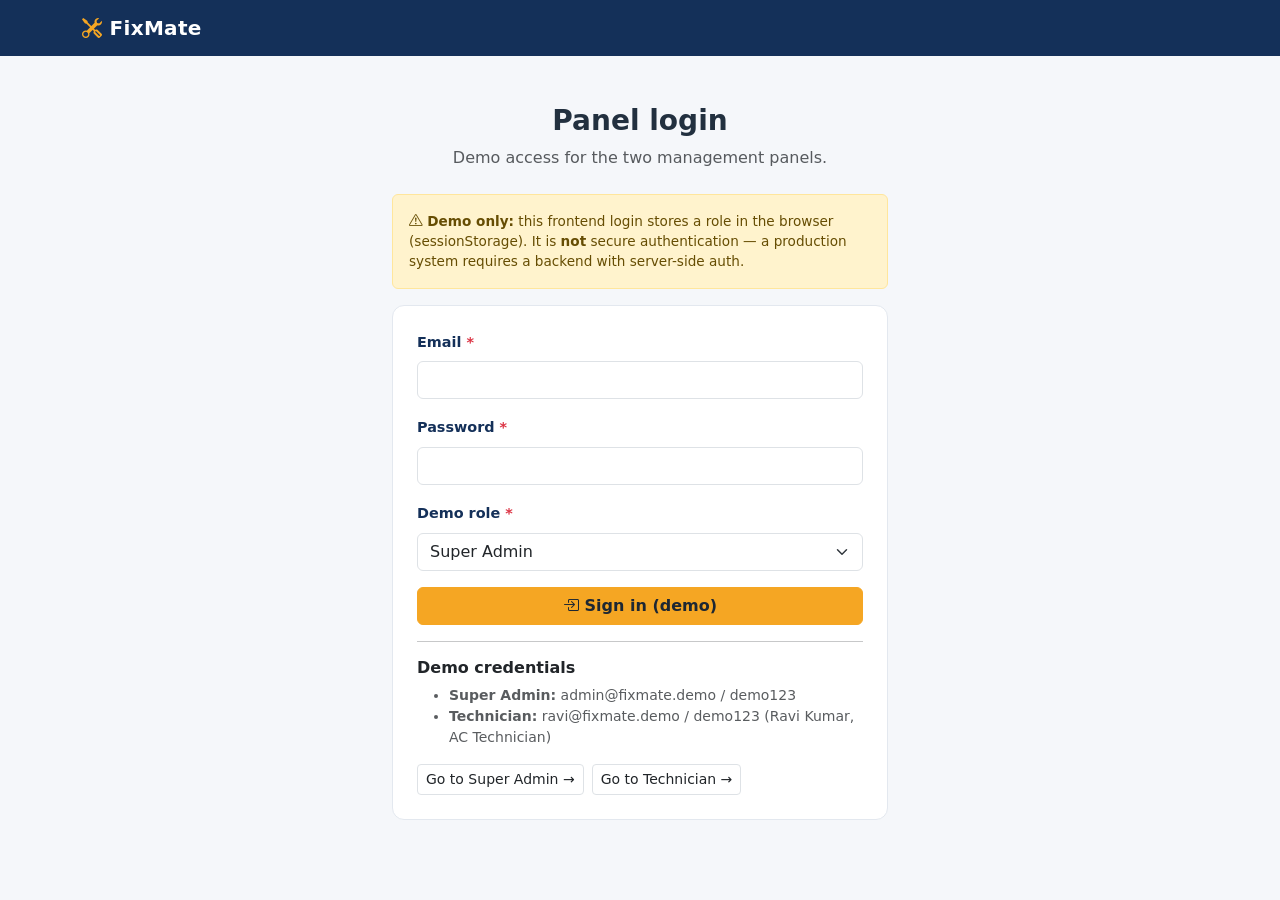
<file: home-services-platform/admin/categories.html>
<!DOCTYPE html>
<html lang="en">
<head>
<meta charset="utf-8">
<meta name="viewport" content="width=device-width, initial-scale=1">
<title>Categories — Super Admin</title>
<link href="https://cdn.jsdelivr.net/npm/bootstrap@5.3.3/dist/css/bootstrap.min.css" rel="stylesheet">
<link href="https://cdn.jsdelivr.net/npm/bootstrap-icons@1.11.3/font/bootstrap-icons.min.css" rel="stylesheet">
<link href="../assets/css/style.css" rel="stylesheet">
<link href="../assets/css/admin.css" rel="stylesheet">
</head>
<body class="admin-body">
<div class="sidebar-backdrop" id="sbBackdrop"></div>
<aside class="admin-sidebar" id="adminSidebar">
  <div class="brand"><i class="bi bi-tools"></i> FixMate Admin</div>
  <ul class="nav flex-column pb-3">
    <li class="nav-item"><a class="nav-link" href="dashboard.html"><i class="bi bi-speedometer2"></i> Dashboard</a></li>
    <li class="nav-item"><a class="nav-link" href="technicians.html"><i class="bi bi-people"></i> Technicians</a></li>
    <li class="nav-item"><a class="nav-link active" href="categories.html"><i class="bi bi-tags"></i> Categories</a></li>
    <li class="nav-item"><a class="nav-link" href="services.html"><i class="bi bi-tools"></i> Services</a></li>
    <li class="nav-item"><a class="nav-link" href="bookings.html"><i class="bi bi-journal-text"></i> Bookings</a></li>
    <li class="nav-item"><a class="nav-link" href="pricing.html"><i class="bi bi-cash-coin"></i> Pricing &amp; Payments</a></li>
    <li class="nav-item"><a class="nav-link" href="reports.html"><i class="bi bi-graph-up"></i> Reviews &amp; Reports</a></li>
    <li class="nav-item"><a class="nav-link" href="settings.html"><i class="bi bi-gear"></i> Settings</a></li>
    <li><hr class="border-secondary mx-3"></li>
    <li class="nav-item"><a class="nav-link" href="#" id="logout-link"><i class="bi bi-box-arrow-left"></i> Logout</a></li>
  </ul>
</aside>

<main class="admin-content">
  <div class="admin-topbar d-flex align-items-center justify-content-between py-2 px-3 rounded mb-4">
    <div class="d-flex align-items-center gap-2">
      <button class="btn btn-outline-secondary btn-sm d-lg-none" id="sb-toggle" aria-label="Toggle sidebar"><i class="bi bi-list"></i></button>
      <h1 class="h5 mb-0 fw-semi">Category Management</h1>
    </div>
    <div class="d-flex align-items-center gap-3">
      <button class="btn btn-navy btn-sm" id="add-cat-btn"><i class="bi bi-plus-lg"></i> Add Category</button>
      <div class="dropdown">
        <button class="btn btn-light btn-sm border d-flex align-items-center gap-2" data-bs-toggle="dropdown"><span class="avatar-circle">SA</span><span class="d-none d-md-inline">Super Admin</span></button>
        <ul class="dropdown-menu dropdown-menu-end"><li><a class="dropdown-item text-danger" href="#" id="logout-link-2">Logout</a></li></ul>
      </div>
    </div>
  </div>

  <div class="alert alert-info small">Adding, renaming, activating or deleting a category here updates the customer-facing listing immediately (shared demo data in this browser).</div>

  <div class="card p-3">
    <div class="table-responsive">
      <table class="table table-hover align-middle">
        <thead><tr><th>Category</th><th>Description</th><th>Services</th><th>Status</th><th class="text-end">Actions</th></tr></thead>
        <tbody id="cat-table-body"></tbody>
      </table>
    </div>
  </div>
</main>

<div class="modal fade" id="catFormModal" tabindex="-1" aria-hidden="true"><div class="modal-dialog"><div class="modal-content">
  <div class="modal-header"><h5 class="modal-title" id="cf-title">Add Category</h5><button type="button" class="btn-close" data-bs-dismiss="modal" aria-label="Close"></button></div>
  <div class="modal-body">
    <input type="hidden" id="cf-id">
    <div class="mb-3"><label class="form-label required" for="cf-name">Category name</label><input id="cf-name" class="form-control"><div class="invalid-feedback"></div></div>
    <div class="mb-3"><label class="form-label required" for="cf-desc">Description</label><textarea id="cf-desc" class="form-control" rows="2"></textarea><div class="invalid-feedback"></div></div>
    <div class="mb-3"><label class="form-label" for="cf-icon">Bootstrap icon class</label><input id="cf-icon" class="form-control" placeholder="bi-tools"><div class="form-text">Any Bootstrap Icon class, e.g. bi-hammer, bi-droplet.</div></div>
    <div class="form-check"><input class="form-check-input" type="checkbox" id="cf-active"><label class="form-check-label" for="cf-active">Active (visible to customers)</label></div>
  </div>
  <div class="modal-footer"><button class="btn btn-outline-secondary" data-bs-dismiss="modal">Cancel</button><button class="btn btn-primary" id="cf-save">Save category</button></div>
</div></div></div>

<script src="https://cdn.jsdelivr.net/npm/bootstrap@5.3.3/dist/js/bootstrap.bundle.min.js"></script>
<script src="../assets/js/common.js"></script>
<script src="../assets/js/admin.js"></script>
<script>document.getElementById('logout-link-2')?.addEventListener('click',e=>{e.preventDefault();window.HSP.logout();});</script>
</body>
</html>
</file>
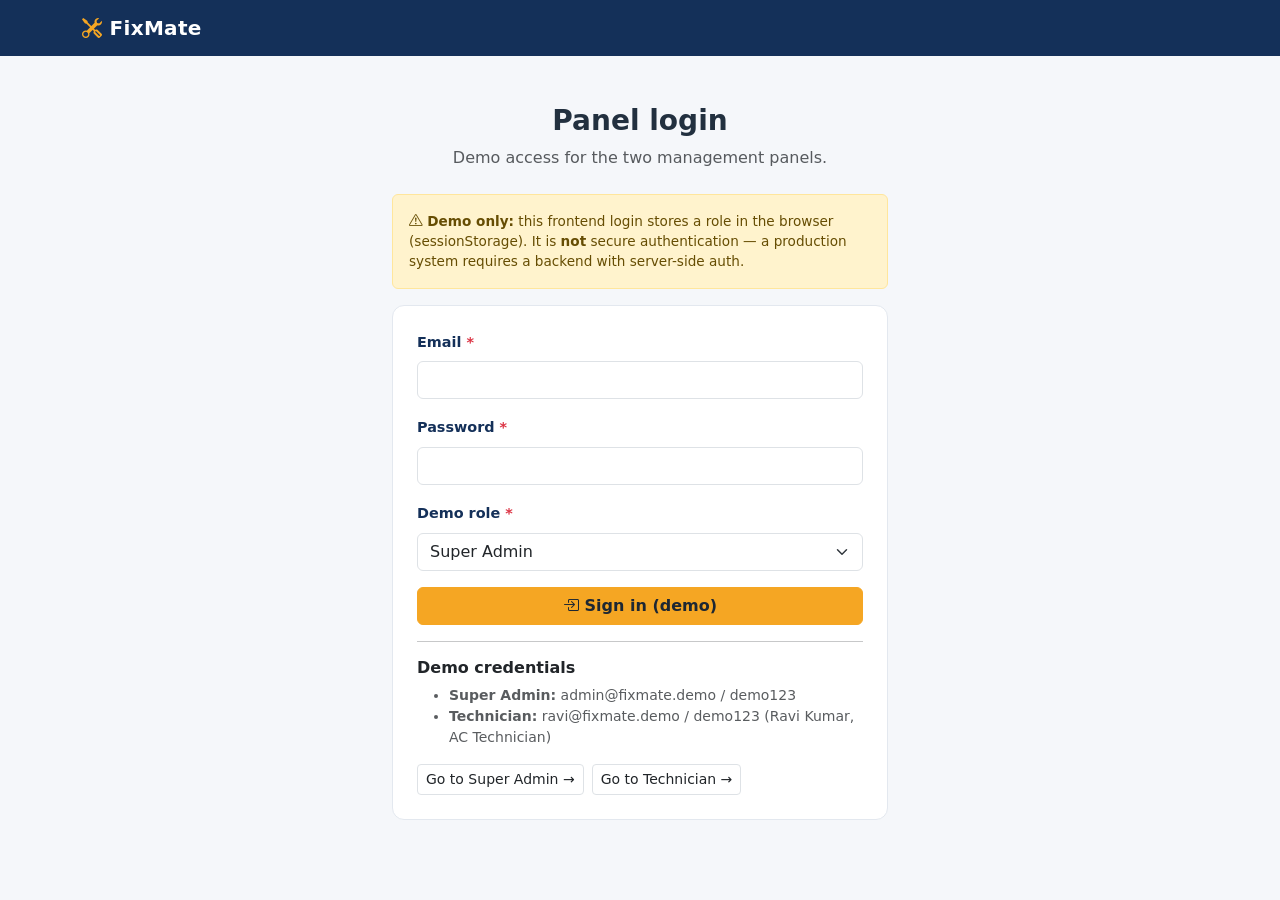
<file: home-services-platform/admin/dashboard.html>
<!DOCTYPE html>
<html lang="en">
<head>
<meta charset="utf-8">
<meta name="viewport" content="width=device-width, initial-scale=1">
<title>Dashboard — Super Admin</title>
<link href="https://cdn.jsdelivr.net/npm/bootstrap@5.3.3/dist/css/bootstrap.min.css" rel="stylesheet">
<link href="https://cdn.jsdelivr.net/npm/bootstrap-icons@1.11.3/font/bootstrap-icons.min.css" rel="stylesheet">
<link href="../assets/css/style.css" rel="stylesheet">
<link href="../assets/css/admin.css" rel="stylesheet">
</head>
<body class="admin-body">
<div class="sidebar-backdrop" id="sbBackdrop"></div>
<aside class="admin-sidebar" id="adminSidebar">
  <div class="brand"><i class="bi bi-tools"></i> FixMate Admin</div>
  <ul class="nav flex-column pb-3">
    <li class="nav-item"><a class="nav-link active" href="dashboard.html"><i class="bi bi-speedometer2"></i> Dashboard</a></li>
    <li class="nav-item"><a class="nav-link" href="technicians.html"><i class="bi bi-people"></i> Technicians</a></li>
    <li class="nav-item"><a class="nav-link" href="categories.html"><i class="bi bi-tags"></i> Categories</a></li>
    <li class="nav-item"><a class="nav-link" href="services.html"><i class="bi bi-tools"></i> Services</a></li>
    <li class="nav-item"><a class="nav-link" href="bookings.html"><i class="bi bi-journal-text"></i> Bookings</a></li>
    <li class="nav-item"><a class="nav-link" href="pricing.html"><i class="bi bi-cash-coin"></i> Pricing &amp; Payments</a></li>
    <li class="nav-item"><a class="nav-link" href="reports.html"><i class="bi bi-graph-up"></i> Reviews &amp; Reports</a></li>
    <li class="nav-item"><a class="nav-link" href="settings.html"><i class="bi bi-gear"></i> Settings</a></li>
    <li><hr class="border-secondary mx-3"></li>
    <li class="nav-item"><a class="nav-link" href="#" id="logout-link"><i class="bi bi-box-arrow-left"></i> Logout</a></li>
  </ul>
</aside>

<main class="admin-content">
  <div class="admin-topbar d-flex align-items-center justify-content-between py-2 px-3 rounded mb-4">
    <div class="d-flex align-items-center gap-2">
      <button class="btn btn-outline-secondary btn-sm d-lg-none" id="sb-toggle" aria-label="Toggle sidebar"><i class="bi bi-list"></i></button>
      <h1 class="h5 mb-0 fw-semi">Dashboard</h1>
    </div>
    <div class="d-flex align-items-center gap-3">
      <div class="dropdown">
        <button class="btn btn-outline-secondary btn-sm position-relative" data-bs-toggle="dropdown" aria-label="Notifications">
          <i class="bi bi-bell"></i><span class="notification-dot" id="notif-count"></span>
        </button>
        <div class="dropdown-menu dropdown-menu-end p-3" style="min-width:260px">
          <h6 class="small">Notifications</h6>
          <p class="small text-muted mb-0">New booking requests appear on the dashboard and Bookings page. <a href="bookings.html">Open bookings</a></p>
        </div>
      </div>
      <div class="dropdown">
        <button class="btn btn-light btn-sm border d-flex align-items-center gap-2" data-bs-toggle="dropdown">
          <span class="avatar-circle">SA</span><span class="d-none d-md-inline">Super Admin</span>
        </button>
        <ul class="dropdown-menu dropdown-menu-end">
          <li><a class="dropdown-item" href="settings.html">Profile &amp; settings</a></li>
          <li><a class="dropdown-item" href="#" id="reset-demo-link">Reset demo data</a></li>
          <li><a class="dropdown-item text-danger" href="#" id="logout-link-2">Logout</a></li>
        </ul>
      </div>
    </div>
  </div>

  <!-- Filters -->
  <div class="filter-bar p-3 mb-4">
    <div class="row g-2 align-items-end">
      <div class="col-6 col-lg-2"><label class="form-label small" for="f-from">From</label><input type="date" id="f-from" class="form-control form-control-sm"></div>
      <div class="col-6 col-lg-2"><label class="form-label small" for="f-to">To</label><input type="date" id="f-to" class="form-control form-control-sm"></div>
      <div class="col-6 col-lg-3"><label class="form-label small" for="f-cat">Category</label><select id="f-cat" class="form-select form-select-sm"><option value="">All categories</option></select></div>
      <div class="col-6 col-lg-2"><label class="form-label small" for="f-tech">Technician</label><select id="f-tech" class="form-select form-select-sm"><option value="">All technicians</option></select></div>
      <div class="col-6 col-lg-3"><label class="form-label small" for="f-status">Status</label><select id="f-status" class="form-select form-select-sm"><option value="">All statuses</option></select></div>
    </div>
  </div>

  <!-- Summary cards -->
  <div class="row g-3 mb-4" id="dash-cards"></div>

  <!-- Charts -->
  <div class="row g-3 mb-4">
    <div class="col-lg-7"><div class="card p-3"><h6 class="fw-semi">Booking trend (filtered)</h6><canvas id="chart-trend" aria-label="Booking trend chart" role="img"></canvas></div></div>
    <div class="col-lg-5"><div class="card p-3"><h6 class="fw-semi">Popular service categories</h6><canvas id="chart-cats" aria-label="Popular categories chart" role="img"></canvas></div></div>
  </div>

  <!-- Recent bookings -->
  <div class="card p-3">
    <div class="d-flex justify-content-between align-items-center mb-2">
      <h6 class="fw-semi mb-0">Recent bookings</h6>
      <a class="btn btn-sm btn-outline-primary" href="bookings.html">View all</a>
    </div>
    <div class="table-responsive">
      <table class="table table-hover align-middle">
        <thead><tr><th>Booking ID</th><th>Customer</th><th>Service</th><th>Technician</th><th>Date / Slot</th><th>Status</th><th class="text-end">Amount</th></tr></thead>
        <tbody id="dash-recent"></tbody>
      </table>
    </div>
  </div>

  <p class="small text-muted mt-4"><i class="bi bi-info-circle"></i> Demo note: all figures are calculated from sample data stored in this browser. Revenue and commission figures are illustrative only.</p>
</main>

<div class="modal fade" id="assignModal" tabindex="-1" aria-hidden="true"><div class="modal-dialog"><div class="modal-content">
  <div class="modal-header"><h5 class="modal-title">Assign technician</h5><button type="button" class="btn-close" data-bs-dismiss="modal" aria-label="Close"></button></div>
  <div class="modal-body">
    <label class="form-label" for="assign-tech">Technician (slot-conflicted options are disabled)</label>
    <select id="assign-tech" class="form-select"></select>
  </div>
  <div class="modal-footer"><button class="btn btn-outline-secondary" data-bs-dismiss="modal">Cancel</button><button class="btn btn-primary" id="assign-save">Assign</button></div>
</div></div></div>
<div class="modal fade" id="statusModal" tabindex="-1" aria-hidden="true"><div class="modal-dialog"><div class="modal-content">
  <div class="modal-header"><h5 class="modal-title">Update status</h5><button type="button" class="btn-close" data-bs-dismiss="modal" aria-label="Close"></button></div>
  <div class="modal-body">
    <label class="form-label" for="status-next">New status (allowed transitions only)</label>
    <select id="status-next" class="form-select mb-3"></select>
    <label class="form-label" for="status-note">Note (required for cancellation)</label>
    <textarea id="status-note" class="form-control" rows="2"></textarea>
  </div>
  <div class="modal-footer"><button class="btn btn-outline-secondary" data-bs-dismiss="modal">Cancel</button><button class="btn btn-primary" id="status-save">Update</button></div>
</div></div></div>
<div class="modal fade" id="reschedModal" tabindex="-1" aria-hidden="true"><div class="modal-dialog"><div class="modal-content">
  <div class="modal-header"><h5 class="modal-title">Reschedule appointment</h5><button type="button" class="btn-close" data-bs-dismiss="modal" aria-label="Close"></button></div>
  <div class="modal-body">
    <label class="form-label" for="resched-date">New date</label><input type="date" id="resched-date" class="form-control mb-3">
    <label class="form-label" for="resched-slot">New time slot</label><select id="resched-slot" class="form-select"></select>
  </div>
  <div class="modal-footer"><button class="btn btn-outline-secondary" data-bs-dismiss="modal">Cancel</button><button class="btn btn-primary" id="resched-save">Reschedule</button></div>
</div></div></div>
<div class="modal fade" id="cancelModal" tabindex="-1" aria-hidden="true"><div class="modal-dialog"><div class="modal-content">
  <div class="modal-header"><h5 class="modal-title">Cancel booking</h5><button type="button" class="btn-close" data-bs-dismiss="modal" aria-label="Close"></button></div>
  <div class="modal-body">
    <label class="form-label required" for="cancel-reason">Cancellation reason (recorded in history)</label>
    <textarea id="cancel-reason" class="form-control" rows="2"></textarea>
    <div class="small text-muted mt-2">Cancelled bookings retain their full history.</div>
  </div>
  <div class="modal-footer"><button class="btn btn-outline-secondary" data-bs-dismiss="modal">Keep booking</button><button class="btn btn-danger" id="cancel-save">Cancel booking</button></div>
</div></div></div>

<script src="https://cdn.jsdelivr.net/npm/bootstrap@5.3.3/dist/js/bootstrap.bundle.min.js"></script>
<script src="../assets/js/common.js"></script>
<script src="../assets/js/admin.js"></script>
<script>document.getElementById('logout-link-2')?.addEventListener('click',e=>{e.preventDefault();window.HSP.logout();});</script>
</body>
</html>
</file>
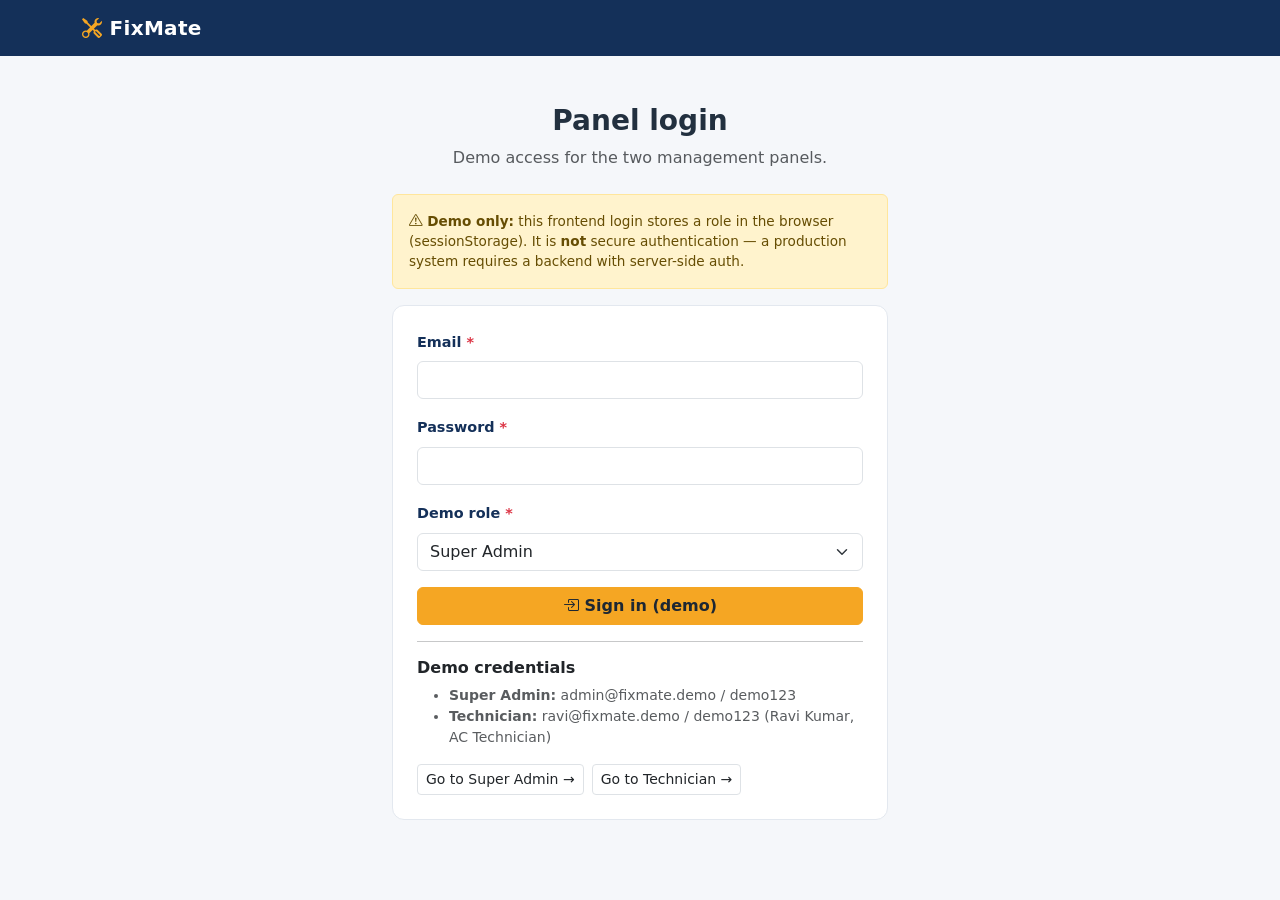
<file: home-services-platform/admin/pricing.html>
<!DOCTYPE html>
<html lang="en">
<head>
<meta charset="utf-8">
<meta name="viewport" content="width=device-width, initial-scale=1">
<title>Pricing &amp; Payments — Super Admin</title>
<link href="https://cdn.jsdelivr.net/npm/bootstrap@5.3.3/dist/css/bootstrap.min.css" rel="stylesheet">
<link href="https://cdn.jsdelivr.net/npm/bootstrap-icons@1.11.3/font/bootstrap-icons.min.css" rel="stylesheet">
<link href="../assets/css/style.css" rel="stylesheet">
<link href="../assets/css/admin.css" rel="stylesheet">
</head>
<body class="admin-body">
<div class="sidebar-backdrop" id="sbBackdrop"></div>
<aside class="admin-sidebar" id="adminSidebar">
  <div class="brand"><i class="bi bi-tools"></i> FixMate Admin</div>
  <ul class="nav flex-column pb-3">
    <li class="nav-item"><a class="nav-link" href="dashboard.html"><i class="bi bi-speedometer2"></i> Dashboard</a></li>
    <li class="nav-item"><a class="nav-link" href="technicians.html"><i class="bi bi-people"></i> Technicians</a></li>
    <li class="nav-item"><a class="nav-link" href="categories.html"><i class="bi bi-tags"></i> Categories</a></li>
    <li class="nav-item"><a class="nav-link" href="services.html"><i class="bi bi-tools"></i> Services</a></li>
    <li class="nav-item"><a class="nav-link" href="bookings.html"><i class="bi bi-journal-text"></i> Bookings</a></li>
    <li class="nav-item"><a class="nav-link active" href="pricing.html"><i class="bi bi-cash-coin"></i> Pricing &amp; Payments</a></li>
    <li class="nav-item"><a class="nav-link" href="reports.html"><i class="bi bi-graph-up"></i> Reviews &amp; Reports</a></li>
    <li class="nav-item"><a class="nav-link" href="settings.html"><i class="bi bi-gear"></i> Settings</a></li>
    <li><hr class="border-secondary mx-3"></li>
    <li class="nav-item"><a class="nav-link" href="#" id="logout-link"><i class="bi bi-box-arrow-left"></i> Logout</a></li>
  </ul>
</aside>

<main class="admin-content">
  <div class="admin-topbar d-flex align-items-center justify-content-between py-2 px-3 rounded mb-4">
    <div class="d-flex align-items-center gap-2">
      <button class="btn btn-outline-secondary btn-sm d-lg-none" id="sb-toggle" aria-label="Toggle sidebar"><i class="bi bi-list"></i></button>
      <h1 class="h5 mb-0 fw-semi">Pricing &amp; Payments</h1>
    </div>
    <div class="d-flex align-items-center gap-3">
      <div class="dropdown">
        <button class="btn btn-light btn-sm border d-flex align-items-center gap-2" data-bs-toggle="dropdown"><span class="avatar-circle">SA</span><span class="d-none d-md-inline">Super Admin</span></button>
        <ul class="dropdown-menu dropdown-menu-end"><li><a class="dropdown-item text-danger" href="#" id="logout-link-2">Logout</a></li></ul>
      </div>
    </div>
  </div>

  <div class="row g-3 mb-4" id="pr-cards"></div>

  <div class="filter-bar p-3 mb-4">
    <div class="row g-2 align-items-end">
      <div class="col-6 col-lg-4"><label class="form-label small" for="pr-search">Search booking / customer</label><input id="pr-search" class="form-control form-control-sm" type="search"></div>
      <div class="col-6 col-lg-4"><label class="form-label small" for="pr-status">Payment status</label><select id="pr-status" class="form-select form-select-sm"><option value="">All</option><option>Pending</option><option>Paid</option></select></div>
    </div>
  </div>

  <div class="card p-3">
    <div class="table-responsive">
      <table class="table table-hover align-middle">
        <thead><tr><th>Booking</th><th>Customer</th><th>Service</th><th>Estimated</th><th>Final price</th><th>Method (sample)</th><th>Payment status</th><th>Commission / Technician</th></tr></thead>
        <tbody id="pr-table-body"></tbody>
      </table>
    </div>
    <p class="small text-muted mb-0" id="pr-note"></p>
  </div>
</main>

<script src="https://cdn.jsdelivr.net/npm/bootstrap@5.3.3/dist/js/bootstrap.bundle.min.js"></script>
<script src="../assets/js/common.js"></script>
<script src="../assets/js/admin.js"></script>
<script>document.getElementById('logout-link-2')?.addEventListener('click',e=>{e.preventDefault();window.HSP.logout();});</script>
</body>
</html>
</file>
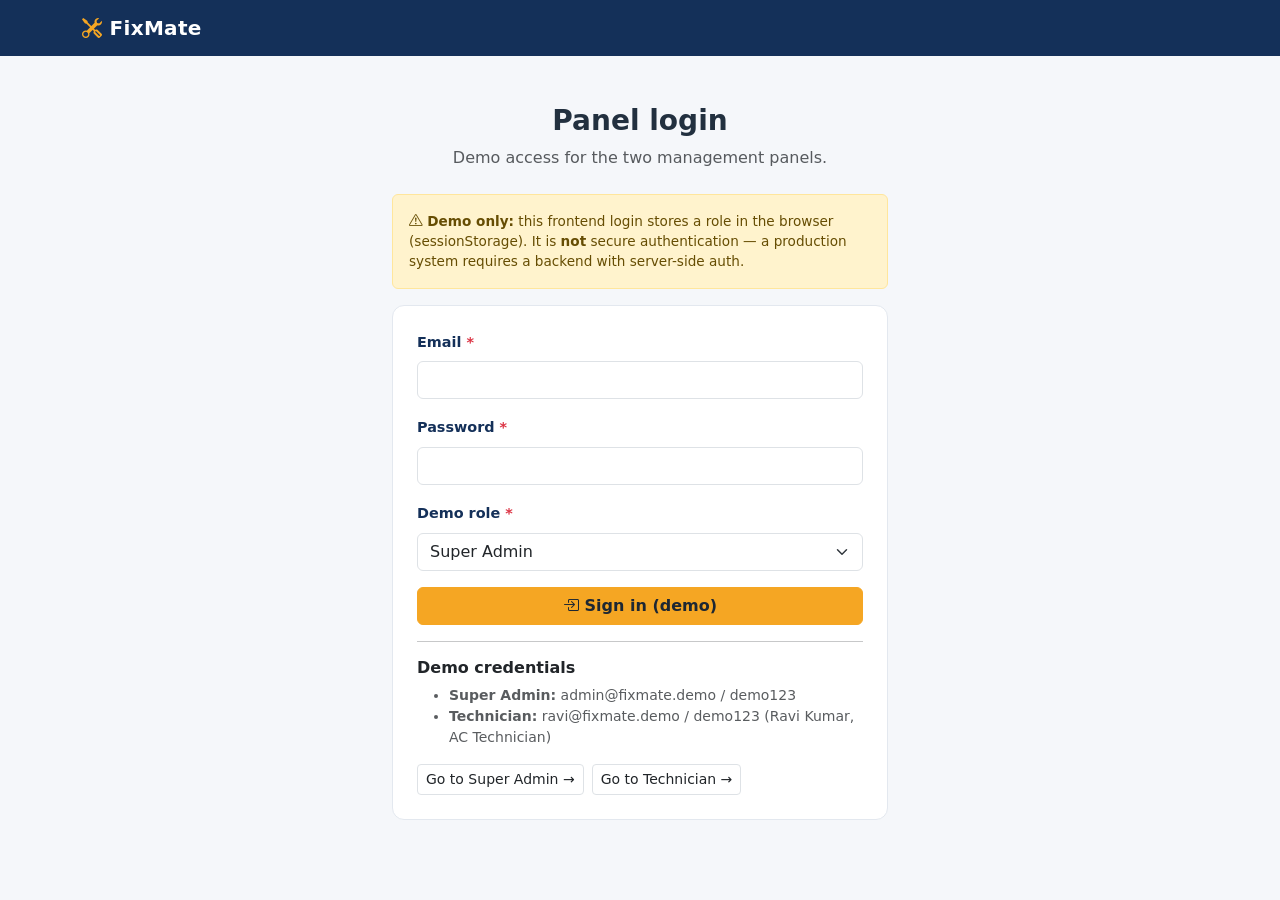
<file: home-services-platform/admin/reports.html>
<!DOCTYPE html>
<html lang="en">
<head>
<meta charset="utf-8">
<meta name="viewport" content="width=device-width, initial-scale=1">
<title>Reviews &amp; Reports — Super Admin</title>
<link href="https://cdn.jsdelivr.net/npm/bootstrap@5.3.3/dist/css/bootstrap.min.css" rel="stylesheet">
<link href="https://cdn.jsdelivr.net/npm/bootstrap-icons@1.11.3/font/bootstrap-icons.min.css" rel="stylesheet">
<link href="../assets/css/style.css" rel="stylesheet">
<link href="../assets/css/admin.css" rel="stylesheet">
</head>
<body class="admin-body">
<div class="sidebar-backdrop" id="sbBackdrop"></div>
<aside class="admin-sidebar" id="adminSidebar">
  <div class="brand"><i class="bi bi-tools"></i> FixMate Admin</div>
  <ul class="nav flex-column pb-3">
    <li class="nav-item"><a class="nav-link" href="dashboard.html"><i class="bi bi-speedometer2"></i> Dashboard</a></li>
    <li class="nav-item"><a class="nav-link" href="technicians.html"><i class="bi bi-people"></i> Technicians</a></li>
    <li class="nav-item"><a class="nav-link" href="categories.html"><i class="bi bi-tags"></i> Categories</a></li>
    <li class="nav-item"><a class="nav-link" href="services.html"><i class="bi bi-tools"></i> Services</a></li>
    <li class="nav-item"><a class="nav-link" href="bookings.html"><i class="bi bi-journal-text"></i> Bookings</a></li>
    <li class="nav-item"><a class="nav-link" href="pricing.html"><i class="bi bi-cash-coin"></i> Pricing &amp; Payments</a></li>
    <li class="nav-item"><a class="nav-link active" href="reports.html"><i class="bi bi-graph-up"></i> Reviews &amp; Reports</a></li>
    <li class="nav-item"><a class="nav-link" href="settings.html"><i class="bi bi-gear"></i> Settings</a></li>
    <li><hr class="border-secondary mx-3"></li>
    <li class="nav-item"><a class="nav-link" href="#" id="logout-link"><i class="bi bi-box-arrow-left"></i> Logout</a></li>
  </ul>
</aside>

<main class="admin-content" id="reports-tabs">
  <div class="admin-topbar d-flex align-items-center justify-content-between py-2 px-3 rounded mb-4">
    <div class="d-flex align-items-center gap-2">
      <button class="btn btn-outline-secondary btn-sm d-lg-none" id="sb-toggle" aria-label="Toggle sidebar"><i class="bi bi-list"></i></button>
      <h1 class="h5 mb-0 fw-semi">Reviews &amp; Reports</h1>
    </div>
    <div class="d-flex align-items-center gap-3">
      <div class="dropdown">
        <button class="btn btn-light btn-sm border d-flex align-items-center gap-2" data-bs-toggle="dropdown"><span class="avatar-circle">SA</span><span class="d-none d-md-inline">Super Admin</span></button>
        <ul class="dropdown-menu dropdown-menu-end"><li><a class="dropdown-item text-danger" href="#" id="logout-link-2">Logout</a></li></ul>
      </div>
    </div>
  </div>

  <ul class="nav nav-tabs mb-4" role="tablist">
    <li class="nav-item"><button class="nav-link active" data-bs-toggle="tab" data-bs-target="#tab-reviews" type="button" role="tab"><i class="bi bi-star"></i> Reviews</button></li>
    <li class="nav-item"><button class="nav-link" data-bs-toggle="tab" data-bs-target="#tab-reports" type="button" role="tab"><i class="bi bi-file-earmark-bar-graph"></i> Reports</button></li>
  </ul>

  <div class="tab-content">
    <div class="tab-pane fade show active" id="tab-reviews" role="tabpanel">
      <div id="rev-list"></div>
    </div>

    <div class="tab-pane fade" id="tab-reports" role="tabpanel">
      <div class="filter-bar p-3 mb-4">
        <div class="row g-2 align-items-end">
          <div class="col-6 col-lg-3"><label class="form-label small" for="rep-from">Report from</label><input type="date" id="rep-from" class="form-control form-control-sm"></div>
          <div class="col-6 col-lg-3"><label class="form-label small" for="rep-to">Report to</label><input type="date" id="rep-to" class="form-control form-control-sm"></div>
        </div>
      </div>

      <div class="card p-3 mb-3">
        <div class="d-flex justify-content-between align-items-center mb-2"><h6 class="fw-semi mb-0">Bookings report</h6><button class="btn btn-sm btn-outline-primary" id="exp-bookings"><i class="bi bi-download"></i> CSV</button></div>
        <div class="table-responsive"><table class="table table-sm" id="rep-bookings"></table></div>
      </div>

      <div class="card p-3 mb-3">
        <div class="d-flex justify-content-between align-items-center mb-2"><h6 class="fw-semi mb-0">Service-category report</h6><button class="btn btn-sm btn-outline-primary" id="exp-cats"><i class="bi bi-download"></i> CSV</button></div>
        <div class="table-responsive"><table class="table table-sm" id="rep-cats"></table></div>
      </div>

      <div class="card p-3 mb-3">
        <div class="d-flex justify-content-between align-items-center mb-2"><h6 class="fw-semi mb-0">Technician performance report</h6><button class="btn btn-sm btn-outline-primary" id="exp-techs"><i class="bi bi-download"></i> CSV</button></div>
        <div class="table-responsive"><table class="table table-sm" id="rep-techs"></table></div>
      </div>

      <div class="card p-3">
        <div class="d-flex justify-content-between align-items-center mb-2"><h6 class="fw-semi mb-0">Revenue report (sample)</h6><button class="btn btn-sm btn-outline-primary" id="exp-revenue"><i class="bi bi-download"></i> CSV</button></div>
        <div class="table-responsive"><table class="table table-sm" id="rep-revenue"></table></div>
      </div>
    </div>
  </div>
</main>

<script src="https://cdn.jsdelivr.net/npm/bootstrap@5.3.3/dist/js/bootstrap.bundle.min.js"></script>
<script src="../assets/js/common.js"></script>
<script src="../assets/js/admin.js"></script>
<script>document.getElementById('logout-link-2')?.addEventListener('click',e=>{e.preventDefault();window.HSP.logout();});</script>
</body>
</html>
</file>
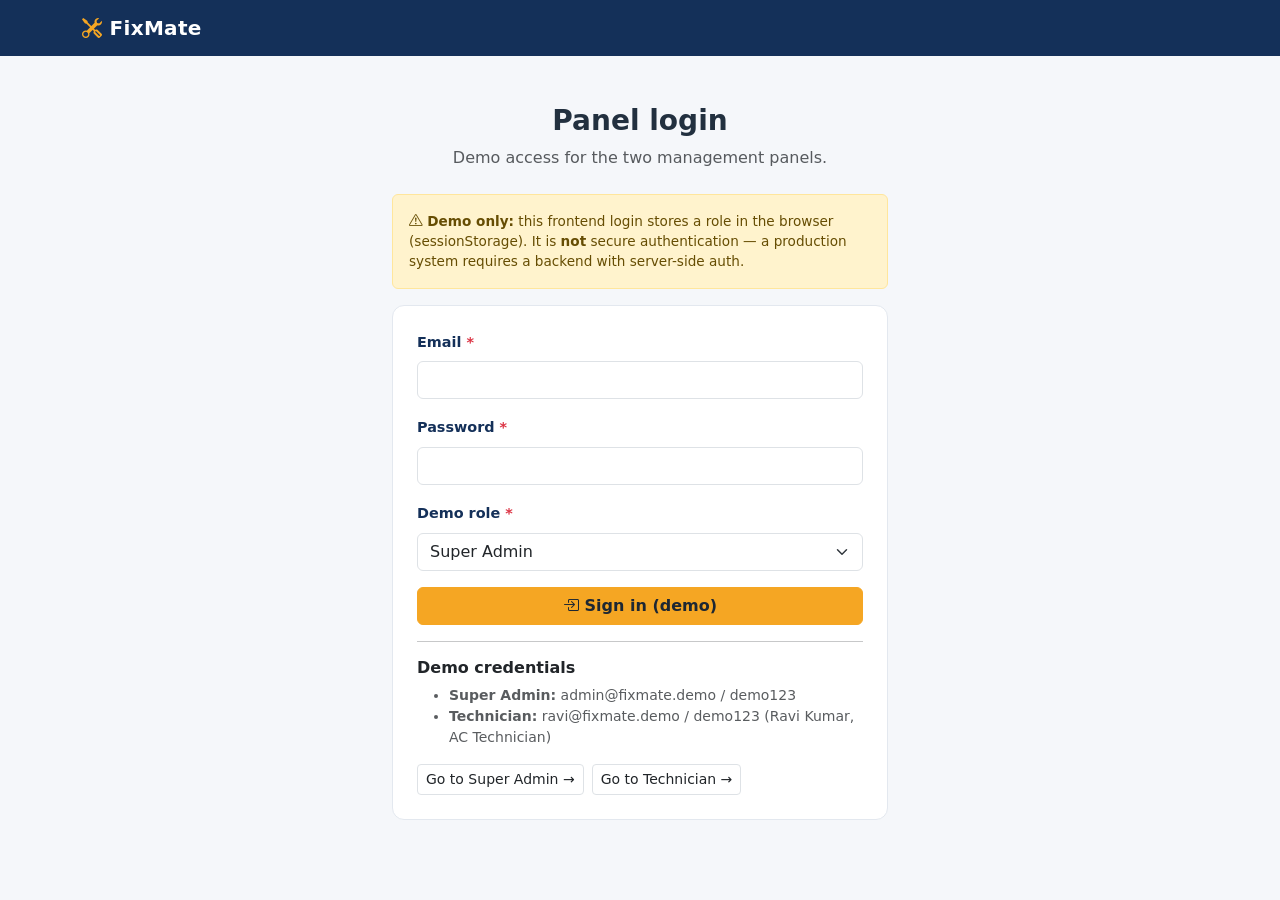
<file: home-services-platform/admin/services.html>
<!DOCTYPE html>
<html lang="en">
<head>
<meta charset="utf-8">
<meta name="viewport" content="width=device-width, initial-scale=1">
<title>Services — Super Admin</title>
<link href="https://cdn.jsdelivr.net/npm/bootstrap@5.3.3/dist/css/bootstrap.min.css" rel="stylesheet">
<link href="https://cdn.jsdelivr.net/npm/bootstrap-icons@1.11.3/font/bootstrap-icons.min.css" rel="stylesheet">
<link href="../assets/css/style.css" rel="stylesheet">
<link href="../assets/css/admin.css" rel="stylesheet">
</head>
<body class="admin-body">
<div class="sidebar-backdrop" id="sbBackdrop"></div>
<aside class="admin-sidebar" id="adminSidebar">
  <div class="brand"><i class="bi bi-tools"></i> FixMate Admin</div>
  <ul class="nav flex-column pb-3">
    <li class="nav-item"><a class="nav-link" href="dashboard.html"><i class="bi bi-speedometer2"></i> Dashboard</a></li>
    <li class="nav-item"><a class="nav-link" href="technicians.html"><i class="bi bi-people"></i> Technicians</a></li>
    <li class="nav-item"><a class="nav-link" href="categories.html"><i class="bi bi-tags"></i> Categories</a></li>
    <li class="nav-item"><a class="nav-link active" href="services.html"><i class="bi bi-tools"></i> Services</a></li>
    <li class="nav-item"><a class="nav-link" href="bookings.html"><i class="bi bi-journal-text"></i> Bookings</a></li>
    <li class="nav-item"><a class="nav-link" href="pricing.html"><i class="bi bi-cash-coin"></i> Pricing &amp; Payments</a></li>
    <li class="nav-item"><a class="nav-link" href="reports.html"><i class="bi bi-graph-up"></i> Reviews &amp; Reports</a></li>
    <li class="nav-item"><a class="nav-link" href="settings.html"><i class="bi bi-gear"></i> Settings</a></li>
    <li><hr class="border-secondary mx-3"></li>
    <li class="nav-item"><a class="nav-link" href="#" id="logout-link"><i class="bi bi-box-arrow-left"></i> Logout</a></li>
  </ul>
</aside>

<main class="admin-content">
  <div class="admin-topbar d-flex align-items-center justify-content-between py-2 px-3 rounded mb-4">
    <div class="d-flex align-items-center gap-2">
      <button class="btn btn-outline-secondary btn-sm d-lg-none" id="sb-toggle" aria-label="Toggle sidebar"><i class="bi bi-list"></i></button>
      <h1 class="h5 mb-0 fw-semi">Service Management</h1>
    </div>
    <div class="d-flex align-items-center gap-3">
      <button class="btn btn-navy btn-sm" id="add-svc-btn"><i class="bi bi-plus-lg"></i> Add Service</button>
      <div class="dropdown">
        <button class="btn btn-light btn-sm border d-flex align-items-center gap-2" data-bs-toggle="dropdown"><span class="avatar-circle">SA</span><span class="d-none d-md-inline">Super Admin</span></button>
        <ul class="dropdown-menu dropdown-menu-end"><li><a class="dropdown-item text-danger" href="#" id="logout-link-2">Logout</a></li></ul>
      </div>
    </div>
  </div>

  <div class="alert alert-info small">Inactive services disappear from the customer website immediately and cannot be booked.</div>

  <div class="filter-bar p-3 mb-4">
    <div class="row g-2 align-items-end">
      <div class="col-6 col-lg-4"><label class="form-label small" for="s-search">Search service name</label><input id="s-search" class="form-control form-control-sm" type="search"></div>
      <div class="col-6 col-lg-4"><label class="form-label small" for="s-cat">Category</label><select id="s-cat" class="form-select form-select-sm"><option value="">All categories</option></select></div>
      <div class="col-6 col-lg-4"><label class="form-label small" for="s-status">Status</label><select id="s-status" class="form-select form-select-sm"><option value="">All</option><option value="true">Active</option><option value="false">Inactive</option></select></div>
    </div>
  </div>

  <div class="card p-3">
    <div class="table-responsive">
      <table class="table table-hover align-middle">
        <thead><tr><th>Service</th><th>Category</th><th>Pricing</th><th>Duration</th><th>Status</th><th class="text-end">Actions</th></tr></thead>
        <tbody id="svc-table-body"></tbody>
      </table>
    </div>
  </div>
</main>

<div class="modal fade" id="svcFormModal" tabindex="-1" aria-hidden="true"><div class="modal-dialog modal-lg"><div class="modal-content">
  <div class="modal-header"><h5 class="modal-title" id="sf-title">Add Service</h5><button type="button" class="btn-close" data-bs-dismiss="modal" aria-label="Close"></button></div>
  <div class="modal-body">
    <form id="sf-form" novalidate>
      <input type="hidden" id="sf-id">
      <div class="row g-3">
        <div class="col-md-6"><label class="form-label required" for="sf-cat">Category</label><select id="sf-cat" class="form-select"><option value="">Choose…</option></select><div class="invalid-feedback"></div></div>
        <div class="col-md-6"><label class="form-label required" for="sf-name">Service name</label><input id="sf-name" class="form-control"><div class="invalid-feedback"></div></div>
        <div class="col-12"><label class="form-label required" for="sf-desc">Description</label><textarea id="sf-desc" class="form-control" rows="2"></textarea><div class="invalid-feedback"></div></div>
        <div class="col-md-6"><label class="form-label" for="sf-ptype">Pricing type</label><select id="sf-ptype" class="form-select"><option value="fixed">Fixed price</option><option value="quote">Inspection / quote-based</option></select></div>
        <div class="col-md-6" id="sf-price-wrap"><label class="form-label" for="sf-price">Base price ($)</label><input id="sf-price" class="form-control" type="number" min="0" step="0.01" value="0"><div class="invalid-feedback"></div></div>
        <div class="col-md-6"><label class="form-label" for="sf-duration">Estimated duration</label><input id="sf-duration" class="form-control" placeholder="e.g. 1-2 hours"></div>
        <div class="col-md-6"><label class="form-label" for="sf-skills">Required skills (comma-separated)</label><input id="sf-skills" class="form-control" placeholder="e.g. Wiring, Fittings"></div>
        <div class="col-12"><div class="form-check"><input class="form-check-input" type="checkbox" id="sf-active" checked><label class="form-check-label" for="sf-active">Active (bookable by customers)</label></div></div>
      </div>
    </form>
  </div>
  <div class="modal-footer"><button class="btn btn-outline-secondary" data-bs-dismiss="modal">Cancel</button><button class="btn btn-primary" id="sf-save">Save service</button></div>
</div></div></div>

<script src="https://cdn.jsdelivr.net/npm/bootstrap@5.3.3/dist/js/bootstrap.bundle.min.js"></script>
<script src="../assets/js/common.js"></script>
<script src="../assets/js/admin.js"></script>
<script>document.getElementById('logout-link-2')?.addEventListener('click',e=>{e.preventDefault();window.HSP.logout();});</script>
</body>
</html>
</file>
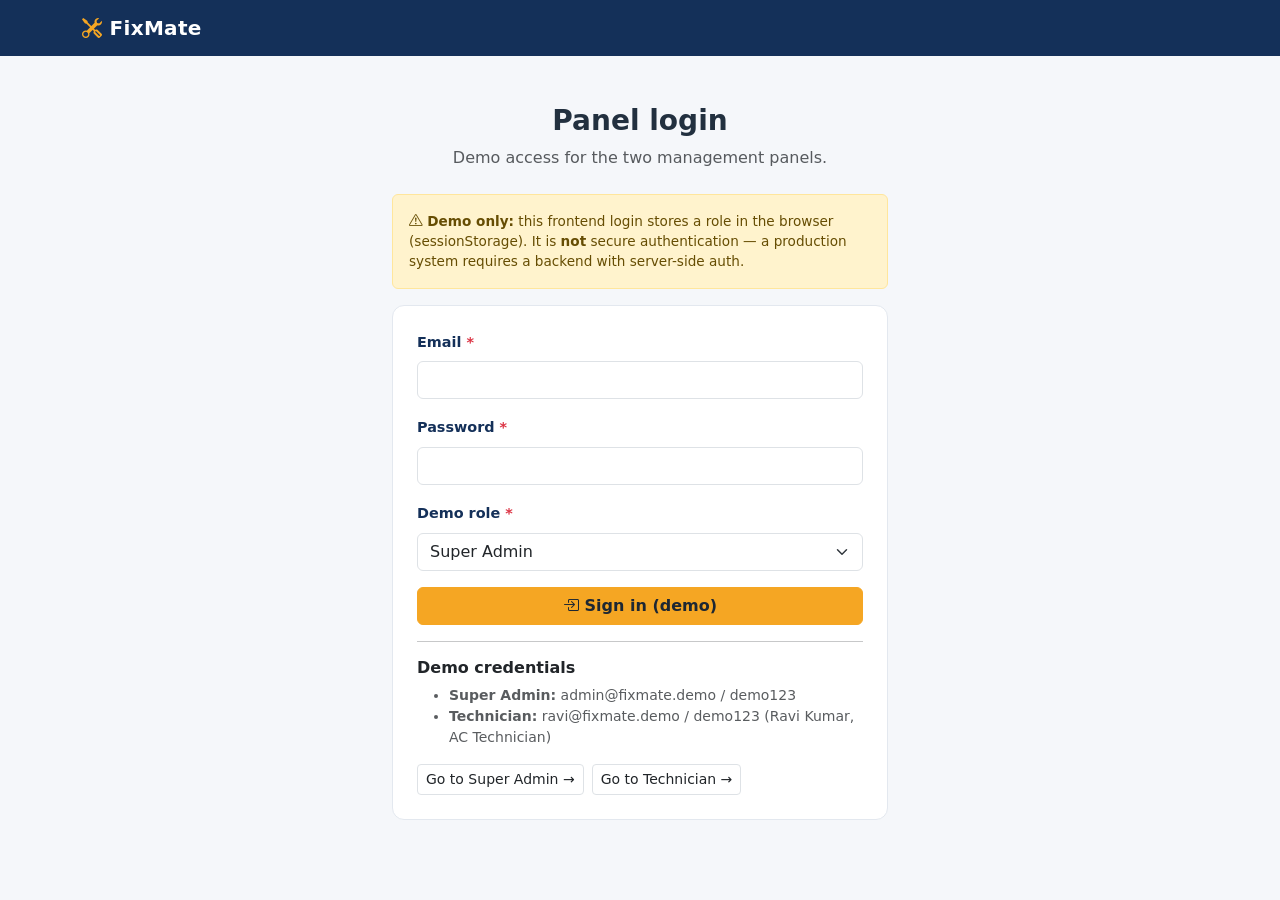
<file: home-services-platform/admin/technicians.html>
<!DOCTYPE html>
<html lang="en">
<head>
<meta charset="utf-8">
<meta name="viewport" content="width=device-width, initial-scale=1">
<title>Technicians — Super Admin</title>
<link href="https://cdn.jsdelivr.net/npm/bootstrap@5.3.3/dist/css/bootstrap.min.css" rel="stylesheet">
<link href="https://cdn.jsdelivr.net/npm/bootstrap-icons@1.11.3/font/bootstrap-icons.min.css" rel="stylesheet">
<link href="../assets/css/style.css" rel="stylesheet">
<link href="../assets/css/admin.css" rel="stylesheet">
</head>
<body class="admin-body">
<div class="sidebar-backdrop" id="sbBackdrop"></div>
<aside class="admin-sidebar" id="adminSidebar">
  <div class="brand"><i class="bi bi-tools"></i> FixMate Admin</div>
  <ul class="nav flex-column pb-3">
    <li class="nav-item"><a class="nav-link" href="dashboard.html"><i class="bi bi-speedometer2"></i> Dashboard</a></li>
    <li class="nav-item"><a class="nav-link active" href="technicians.html"><i class="bi bi-people"></i> Technicians</a></li>
    <li class="nav-item"><a class="nav-link" href="categories.html"><i class="bi bi-tags"></i> Categories</a></li>
    <li class="nav-item"><a class="nav-link" href="services.html"><i class="bi bi-tools"></i> Services</a></li>
    <li class="nav-item"><a class="nav-link" href="bookings.html"><i class="bi bi-journal-text"></i> Bookings</a></li>
    <li class="nav-item"><a class="nav-link" href="pricing.html"><i class="bi bi-cash-coin"></i> Pricing &amp; Payments</a></li>
    <li class="nav-item"><a class="nav-link" href="reports.html"><i class="bi bi-graph-up"></i> Reviews &amp; Reports</a></li>
    <li class="nav-item"><a class="nav-link" href="settings.html"><i class="bi bi-gear"></i> Settings</a></li>
    <li><hr class="border-secondary mx-3"></li>
    <li class="nav-item"><a class="nav-link" href="#" id="logout-link"><i class="bi bi-box-arrow-left"></i> Logout</a></li>
  </ul>
</aside>

<main class="admin-content">
  <div class="admin-topbar d-flex align-items-center justify-content-between py-2 px-3 rounded mb-4">
    <div class="d-flex align-items-center gap-2">
      <button class="btn btn-outline-secondary btn-sm d-lg-none" id="sb-toggle" aria-label="Toggle sidebar"><i class="bi bi-list"></i></button>
      <h1 class="h5 mb-0 fw-semi">Technician Management</h1>
    </div>
    <div class="d-flex align-items-center gap-3">
      <div class="dropdown">
        <button class="btn btn-light btn-sm border d-flex align-items-center gap-2" data-bs-toggle="dropdown"><span class="avatar-circle">SA</span><span class="d-none d-md-inline">Super Admin</span></button>
        <ul class="dropdown-menu dropdown-menu-end">
          <li><a class="dropdown-item" href="settings.html">Profile &amp; settings</a></li>
          <li><a class="dropdown-item text-danger" href="#" id="logout-link-2">Logout</a></li>
        </ul>
      </div>
    </div>
  </div>

  <div class="filter-bar p-3 mb-4">
    <div class="row g-2 align-items-end">
      <div class="col-6 col-lg-3"><label class="form-label small" for="t-search">Search name / email</label><input id="t-search" class="form-control form-control-sm" type="search"></div>
      <div class="col-6 col-lg-2"><label class="form-label small" for="t-cat">Category</label><select id="t-cat" class="form-select form-select-sm"><option value="">All</option></select></div>
      <div class="col-6 col-lg-2"><label class="form-label small" for="t-area">Service area</label><select id="t-area" class="form-select form-select-sm"><option value="">All</option></select></div>
      <div class="col-6 col-lg-2"><label class="form-label small" for="t-avail">Status</label><select id="t-avail" class="form-select form-select-sm"><option value="">All</option><option value="active">Active</option><option value="pending">Pending</option><option value="suspended">Suspended</option></select></div>
      <div class="col-6 col-lg-2"><label class="form-label small" for="t-ver">Verification</label><select id="t-ver" class="form-select form-select-sm"><option value="">All</option><option value="verified">Verified</option><option value="pending">Pending</option><option value="rejected">Rejected</option></select></div>
      <div class="col-6 col-lg-1"><label class="form-label small" for="t-sort">Sort</label><select id="t-sort" class="form-select form-select-sm"><option value="name">Name</option><option value="rating">Rating</option><option value="jobs">Jobs</option></select></div>
      <div class="col-6 col-lg-3"><button id="t-clear" class="btn btn-sm btn-outline-secondary w-100">Clear filters</button></div>
      <div class="col-6 col-lg-3"><button id="add-tech-btn" class="btn btn-sm btn-navy w-100"><i class="bi bi-plus-lg"></i> Add Technician</button></div>
    </div>
  </div>

  <div class="card p-3">
    <div class="table-responsive">
      <table class="table table-hover align-middle">
        <thead><tr><th>Technician</th><th>Category</th><th>Service areas</th><th>Status</th><th>Rating</th><th>Completed jobs</th><th class="text-end">Actions</th></tr></thead>
        <tbody id="tech-table-body"></tbody>
      </table>
    </div>
    <div id="tech-pager" class="d-flex align-items-center"></div>
  </div>
</main>

<!-- Details modal -->
<div class="modal fade" id="techDetailsModal" tabindex="-1" aria-hidden="true"><div class="modal-dialog modal-lg"><div class="modal-content">
  <div class="modal-header"><h5 class="modal-title">Technician details</h5><button type="button" class="btn-close" data-bs-dismiss="modal" aria-label="Close"></button></div>
  <div class="modal-body" id="td-body"></div>
  <div class="modal-footer"><button class="btn btn-outline-secondary" data-bs-dismiss="modal">Close</button></div>
</div></div></div>

<!-- Add/Edit modal -->
<div class="modal fade" id="techFormModal" tabindex="-1" aria-hidden="true"><div class="modal-dialog modal-lg"><div class="modal-content">
  <div class="modal-header"><h5 class="modal-title" id="tf-title">Add Technician</h5><button type="button" class="btn-close" data-bs-dismiss="modal" aria-label="Close"></button></div>
  <div class="modal-body">
    <form id="tf-form" novalidate>
      <div class="row g-3">
        <div class="col-md-6"><label class="form-label required" for="tf-name">Full name</label><input id="tf-name" class="form-control"><div class="invalid-feedback"></div></div>
        <div class="col-md-6"><label class="form-label required" for="tf-phone">Phone number</label><input id="tf-phone" class="form-control" type="tel"><div class="invalid-feedback"></div></div>
        <div class="col-md-6"><label class="form-label required" for="tf-email">Email</label><input id="tf-email" class="form-control" type="email"><div class="invalid-feedback"></div></div>
        <div class="col-md-6"><label class="form-label required" for="tf-cat">Service category</label><select id="tf-cat" class="form-select"><option value="">Choose…</option></select><div class="invalid-feedback"></div></div>
        <div class="col-md-6"><label class="form-label required" for="tf-skills">Skills</label><input id="tf-skills" class="form-control" placeholder="e.g. Wiring, Fittings"><div class="invalid-feedback"></div></div>
        <div class="col-md-6"><label class="form-label required" for="tf-exp">Experience</label><input id="tf-exp" class="form-control" placeholder="e.g. 4 years"><div class="invalid-feedback"></div></div>
        <div class="col-md-6"><label class="form-label required" for="tf-areas">Service areas (comma-separated)</label><input id="tf-areas" class="form-control" placeholder="Downtown, Riverside"></div>
        <div class="col-md-6"><label class="form-label required" for="tf-hours">Working hours</label><input id="tf-hours" class="form-control" placeholder="09:00 - 18:00"><div class="invalid-feedback"></div></div>
        <div class="col-md-6"><label class="form-label" for="tf-photo">Profile photo (JPG/PNG/WebP, max 2 MB)</label><input id="tf-photo" class="form-control" type="file" accept="image/jpeg,image/png,image/webp"><img id="tf-preview" class="upload-preview mt-2 d-none" alt="Photo preview"></div>
        <div class="col-md-6"><label class="form-label" for="tf-ver">Verification status</label><select id="tf-ver" class="form-select"><option value="pending">Pending</option><option value="verified">Verified</option><option value="rejected">Rejected</option></select></div>
      </div>
    </form>
  </div>
  <div class="modal-footer"><button class="btn btn-outline-secondary" data-bs-dismiss="modal">Cancel</button><button class="btn btn-primary" id="tf-save">Save technician</button></div>
</div></div></div>

<script src="https://cdn.jsdelivr.net/npm/bootstrap@5.3.3/dist/js/bootstrap.bundle.min.js"></script>
<script src="../assets/js/common.js"></script>
<script src="../assets/js/admin.js"></script>
<script>document.getElementById('logout-link-2')?.addEventListener('click',e=>{e.preventDefault();window.HSP.logout();});</script>
</body>
</html>
</file>
<file: home-services-platform/assets/css/style.css>
/* Home Services Booking Platform — shared design system */
:root {
  --hsp-navy: #143059;
  --hsp-navy-dark: #0d2340;
  --hsp-navy-light: #1d4380;
  --hsp-accent: #f5a623;
  --hsp-accent-soft: #fef3dd;
  --hsp-bg: #f5f7fa;
  --hsp-border: #e3e8ef;
  --hsp-muted: #5b6b83;
}

body { background: var(--hsp-bg); color: #22303f; font-family: system-ui, -apple-system, "Segoe UI", Roboto, sans-serif; }

/* Brand + navigation */
.hsp-navbar { background: var(--hsp-navy); }
.hsp-navbar .navbar-brand { color: #fff; font-weight: 700; letter-spacing: .3px; }
.hsp-navbar .navbar-brand .bi { color: var(--hsp-accent); }
.hsp-navbar .nav-link { color: rgba(255,255,255,.82); }
.hsp-navbar .nav-link:hover, .hsp-navbar .nav-link.active { color: #fff; }
.btn-brand { background: var(--hsp-accent); border-color: var(--hsp-accent); color: #1d2733; font-weight: 600; }
.btn-brand:hover { background: #e09612; border-color: #e09612; color: #1d2733; }
.btn-navy { background: var(--hsp-navy); border-color: var(--hsp-navy); color: #fff; }
.btn-navy:hover { background: var(--hsp-navy-light); border-color: var(--hsp-navy-light); color: #fff; }
.text-brand { color: var(--hsp-navy) !important; }
.bg-brand { background: var(--hsp-navy) !important; }

/* Hero */
.hsp-hero { background: linear-gradient(135deg, var(--hsp-navy-dark) 0%, var(--hsp-navy-light) 100%); color: #fff; }
.hsp-hero .lead { color: rgba(255,255,255,.85); }
.hsp-hero .form-control, .hsp-hero .input-group-text { border-radius: .5rem; }

/* Cards & sections */
.section-pad { padding: 3rem 0; }
.card { border: 1px solid var(--hsp-border); border-radius: .75rem; }
.hsp-card-hover { transition: box-shadow .15s ease, transform .15s ease; }
.hsp-card-hover:hover { box-shadow: 0 .5rem 1.25rem rgba(13,35,64,.12); transform: translateY(-2px); }
.cat-icon { width: 64px; height: 64px; display: inline-flex; align-items: center; justify-content: center; border-radius: 1rem; background: var(--hsp-accent-soft); color: var(--hsp-navy); font-size: 1.7rem; }
.icon-tile { width: 44px; height: 44px; display: inline-flex; align-items: center; justify-content: center; border-radius: .6rem; background: var(--hsp-accent-soft); color: var(--hsp-navy); font-size: 1.2rem; }
.step-num { width: 40px; height: 40px; border-radius: 50%; background: var(--hsp-navy); color: #fff; display: inline-flex; align-items: center; justify-content: center; font-weight: 700; }
.price-tag { color: var(--hsp-navy); font-weight: 700; }

/* Tables */
.table thead th { background: #eef2f7; color: var(--hsp-navy); font-size: .8rem; text-transform: uppercase; letter-spacing: .4px; border-bottom: 1px solid var(--hsp-border); }
.table td, .table th { vertical-align: middle; }

/* Status badges keep readable contrast */
.badge.text-bg-warning { color: #212529 !important; }

/* Forms */
.form-label { font-weight: 600; color: var(--hsp-navy); font-size: .9rem; }
.required::after { content: " *"; color: #dc3545; }

/* Footer */
.hsp-footer { background: var(--hsp-navy-dark); color: rgba(255,255,255,.75); }
.hsp-footer a { color: rgba(255,255,255,.75); text-decoration: none; }
.hsp-footer a:hover { color: var(--hsp-accent); }
.hsp-footer h6 { color: #fff; }

/* Empty state */
.empty-state { text-align: center; padding: 2.5rem 1rem; color: var(--hsp-muted); }
.empty-state .bi { font-size: 2.2rem; display: block; margin-bottom: .5rem; }

/* Skeleton loading */
.skeleton { position: relative; overflow: hidden; background: #e9edf3; border-radius: .5rem; min-height: 90px; }
.skeleton::after { content: ""; position: absolute; inset: 0; background: linear-gradient(90deg, transparent, rgba(255,255,255,.6), transparent); animation: hsp-shimmer 1.2s infinite; }
@keyframes hsp-shimmer { from { transform: translateX(-100%);} to { transform: translateX(100%);} }

/* Star rating */
.stars { color: var(--hsp-accent); letter-spacing: 2px; }

/* Timeline (status history) */
.hsp-timeline { list-style: none; padding-left: 0; }
.hsp-timeline li { position: relative; padding: 0 0 1.1rem 1.6rem; border-left: 2px solid var(--hsp-border); }
.hsp-timeline li:last-child { border-left-color: transparent; padding-bottom: 0; }
.hsp-timeline li::before { content: ""; position: absolute; left: -7px; top: 2px; width: 12px; height: 12px; border-radius: 50%; background: var(--hsp-navy); }
.hsp-timeline li.muted::before { background: #b9c4d4; }

/* Utility */
.pointer { cursor: pointer; }
.fw-semi { font-weight: 600; }
.upload-preview { max-width: 140px; max-height: 140px; border-radius: .5rem; border: 1px solid var(--hsp-border); }
.demo-note { font-size: .85rem; }
</file>
<file: home-services-platform/assets/css/admin.css>
/* Super Admin panel layout */
.admin-body { min-height: 100vh; background: var(--hsp-bg); }
.admin-sidebar { width: 250px; min-height: 100vh; background: var(--hsp-navy-dark); color: #cfd8e6; position: fixed; top: 0; left: 0; z-index: 1040; overflow-y: auto; transition: transform .2s ease; }
.admin-sidebar .brand { color: #fff; font-weight: 700; padding: 1rem 1.25rem; display: flex; align-items: center; gap: .5rem; }
.admin-sidebar .brand .bi { color: var(--hsp-accent); }
.admin-sidebar .nav-link { color: #cfd8e6; padding: .6rem 1.25rem; display: flex; align-items: center; gap: .6rem; border-left: 3px solid transparent; }
.admin-sidebar .nav-link:hover { color: #fff; background: rgba(255,255,255,.06); }
.admin-sidebar .nav-link.active { color: #fff; background: rgba(255,255,255,.08); border-left-color: var(--hsp-accent); }
.admin-content { margin-left: 250px; padding: 1.5rem 2rem 3rem; }
.admin-topbar { background: #fff; border-bottom: 1px solid var(--hsp-border); position: sticky; top: 0; z-index: 1030; }
.admin-topbar .notification-dot { position: absolute; top: 6px; right: 8px; width: 8px; height: 8px; border-radius: 50%; background: #dc3545; }
.avatar-circle { width: 36px; height: 36px; border-radius: 50%; background: var(--hsp-accent-soft); color: var(--hsp-navy); display: inline-flex; align-items: center; justify-content: center; font-weight: 700; }
.stat-card { border-left: 4px solid var(--hsp-navy); }
.stat-card.accent { border-left-color: var(--hsp-accent); }
.stat-card.success { border-left-color: #198754; }
.stat-card.danger { border-left-color: #dc3545; }
.stat-card.info { border-left-color: #0dcaf0; }
.stat-card.warning { border-left-color: #ffc107; }
.stat-card .stat-value { font-size: 1.6rem; font-weight: 700; color: var(--hsp-navy); }
.filter-bar { background: #fff; border: 1px solid var(--hsp-border); border-radius: .75rem; }
.sidebar-backdrop { position: fixed; inset: 0; background: rgba(0,0,0,.4); z-index: 1035; display: none; }
@media (max-width: 991.98px) {
  .admin-sidebar { transform: translateX(-100%); }
  .admin-sidebar.show { transform: translateX(0); }
  .admin-content { margin-left: 0; padding: 1rem; }
  .sidebar-backdrop.show { display: block; }
}
.avatar-sm { width: 34px; height: 34px; border-radius: 50%; object-fit: cover; background: var(--hsp-accent-soft); color: var(--hsp-navy); display: inline-flex; align-items: center; justify-content: center; font-weight: 700; }
</file>
